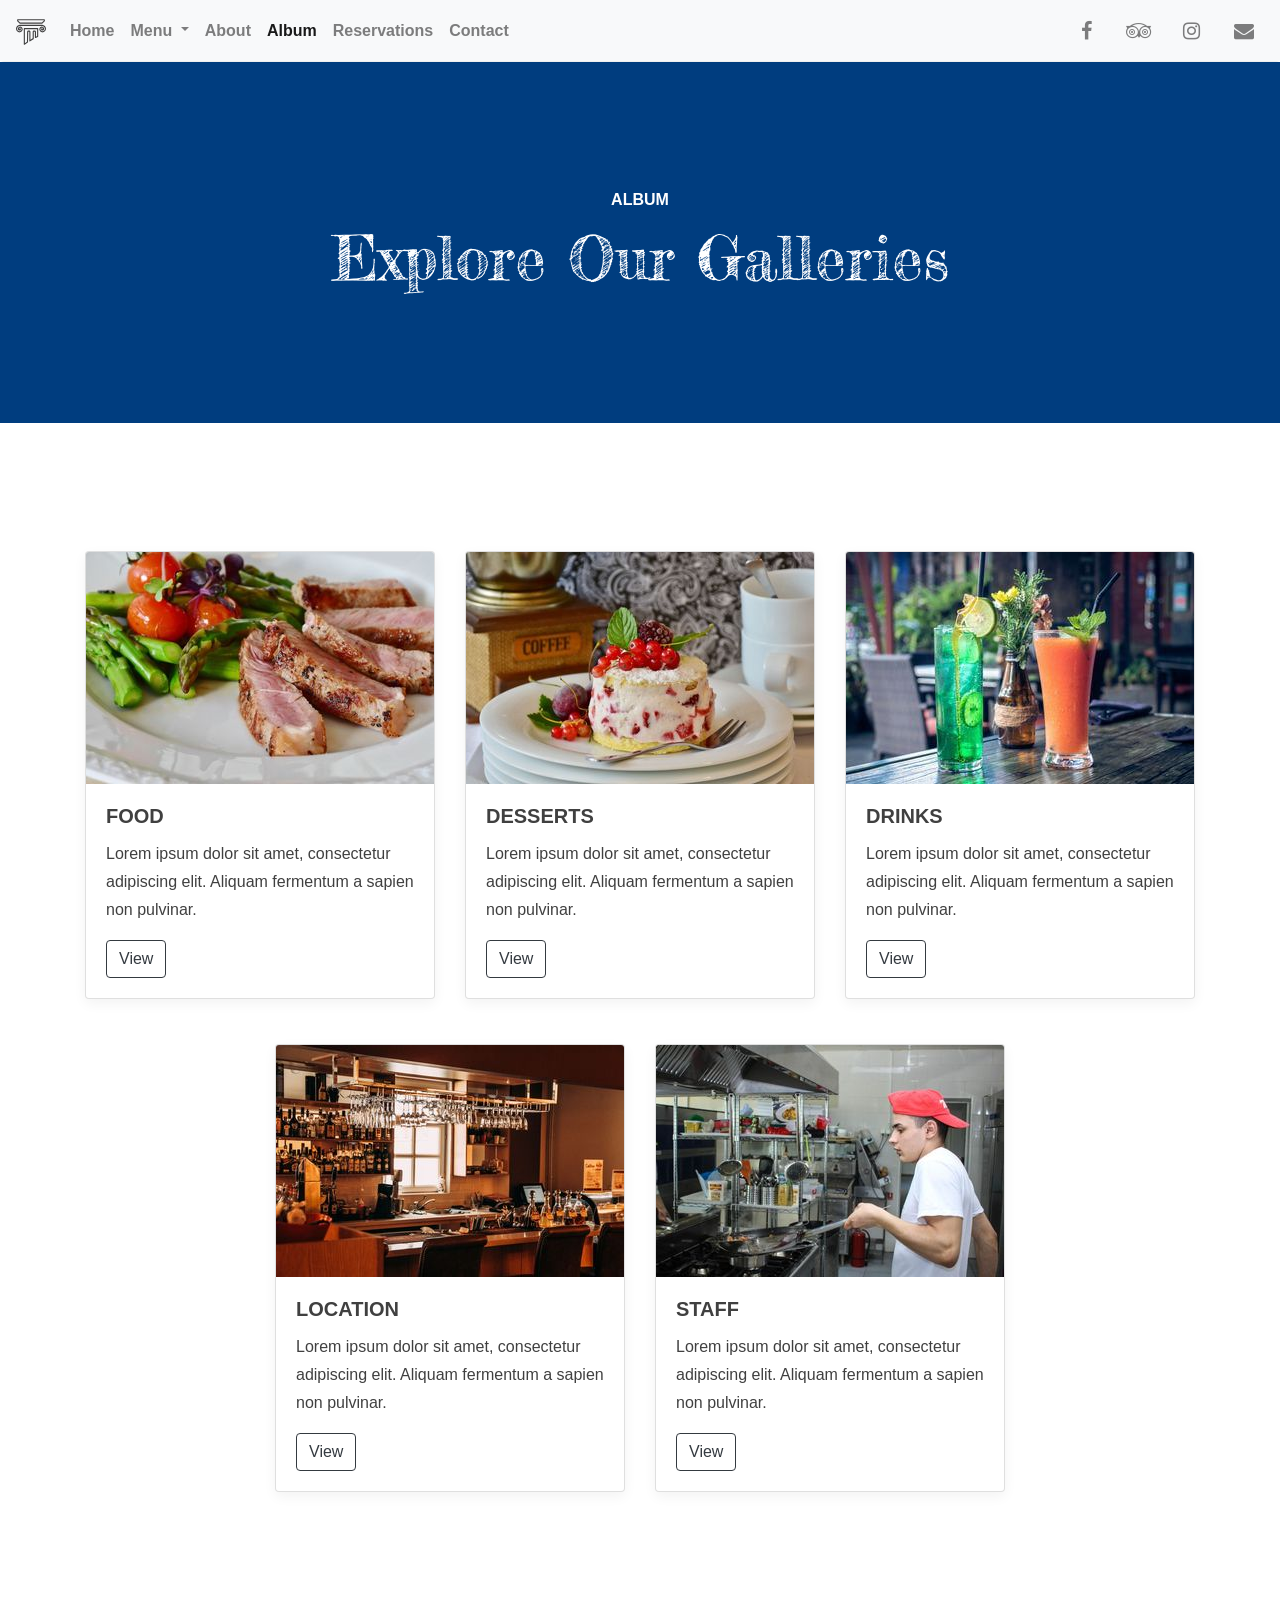
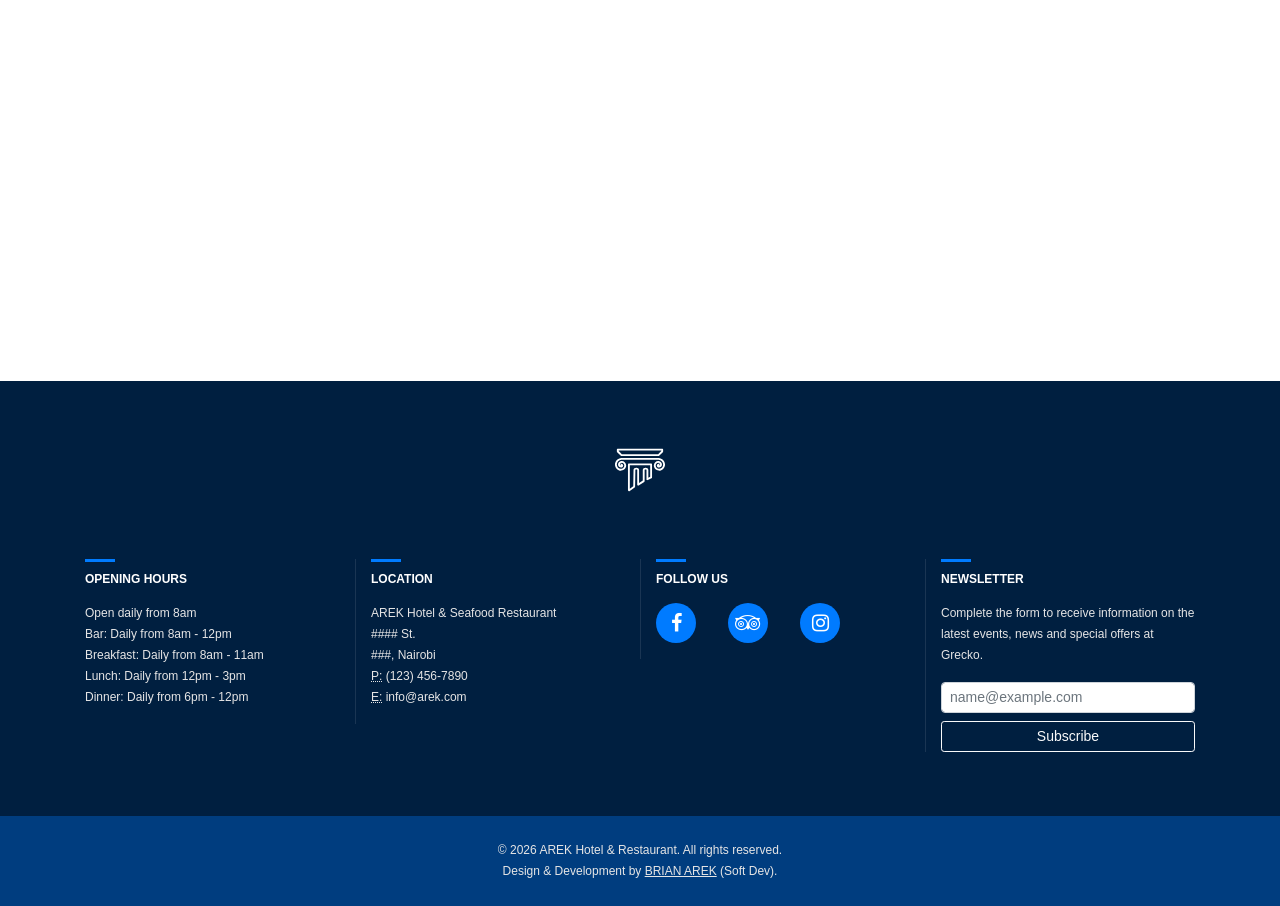
<file: pages/album.html>
<!doctype html>
<html lang="en">
  <head>
    <!-- Required meta tags -->
    <meta charset="utf-8">
    <meta name="viewport" content="width=device-width, initial-scale=1, shrink-to-fit=no">
    <title>AREK HOTEL &amp; Restaurant | Album</title>
    <!-- Web app manifest -->
    <link rel='manifest' href='../manifest.json'>
    <!-- Font Awesome -->
    <link rel="stylesheet" href="https://cdnjs.cloudflare.com/ajax/libs/font-awesome/4.7.0/css/font-awesome.min.css">
    <!-- Google Fonts -->
    <link href="https://fonts.googleapis.com/css?family=Fredericka+the+Great" rel="stylesheet">
    <!-- Bootstrap -->
    <link rel="stylesheet" href="../css/bootstrap.css">
    <!-- Animate.css -->
    <link rel="stylesheet" href="../css/animate.css">
    <!-- Default stylesheet -->
    <link rel="stylesheet" href="../css/main.css">
  </head>
  <body id="top">
    <header>
      <!-- NAVBAR -->
      <nav class="navbar navbar-expand-lg navbar-light bg-light fixed-top">
        <a class="navbar-brand animated pulse" href="../index.html">
          <img src="../media/brand/logo-dark.svg" width="30" height="30" alt="Logo">
        </a>
        <button class="navbar-toggler" type="button" data-toggle="collapse" data-target="#navbarNav" aria-controls="navbarNav" aria-expanded="false" aria-label="Toggle navigation">
          <span class="navbar-toggler-icon"></span>
        </button>
        <div class="collapse navbar-collapse text-center" id="navbarNav">
          <ul class="navbar-nav">
            <li class="nav-item">
              <a class="nav-link" href="../index.html">Home <span class="sr-only">(current)</span></a>
            </li>
            <li class="nav-item dropdown">
              <a class="nav-link dropdown-toggle" href="food.html" id="navbarDropdown" role="button" data-toggle="dropdown" aria-haspopup="true" aria-expanded="false">
                Menu
              </a>
              <div class="dropdown-menu text-center text-lg-left" aria-labelledby="navbarDropdown">
                <a class="dropdown-item" href="food.html">Food</a>
                <a class="dropdown-item" href="desserts.html">Desserts</a>
                <a class="dropdown-item" href="drinks.html">Drinks</a>
              </div>
            </li>
            <li class="nav-item">
              <a class="nav-link" href="about.html">About</a>
            </li>
            <li class="nav-item active">
              <a class="nav-link" href="album.html">Album</a>
            </li>
            <li class="nav-item">
              <a class="nav-link" href="reservations.html">Reservations</a>
            </li>
            <li class="nav-item">
              <a class="nav-link" href="contact.html">Contact</a>
            </li>
          </ul>
          <div class="ml-auto">
            <a class="nav-social mr-2" href="#"><i class="fa fa-facebook" aria-hidden="true"></i></a>
            <a class="nav-social mr-2" href="#"><i class="fa fa-tripadvisor" aria-hidden="true"></i></a>
            <a class="nav-social mr-2" href="#"><i class="fa fa-instagram" aria-hidden="true"></i></a>
            <a class="nav-social" href="#"><i class="fa fa-envelope" aria-hidden="true"></i></a>
          </div>
        </div>
      </nav>
    </header>
    <main>

      <!-- ALBUM DESCRIPTION -->
      <div class="album-description container-fluid text-white">
        <h1 id="title-1" class="special-title-1">ALBUM</h1>
        <h2 id="title-2" class="special-title-2">Explore Our Galleries</h2>
      </div>

      <!-- ALBUM CONTENT -->
      <div class="album-content">
        <div class="container">
          <div class="row">
            <div id="card-food" class="col-md-4">
              <div class="card box-shadow">
                <img class="card-img-top" src="../media/album/album-food@1x.jpg" srcset="../media/album/album-food@1x.jpg 1x, ../media/album/album-food@2x.jpg 2x, ../media/album/album-food@3x.jpg 3x, ../media/album/album-food@4x.jpg 4x" alt="Food image">
                <div class="card-body">
                  <h5 class="card-title font-weight-bold">FOOD</h5>
                  <p class="card-text">
                    Lorem ipsum dolor sit amet, consectetur adipiscing elit. 
                    Aliquam fermentum a sapien non pulvinar. 
                  </p>
                  <a href="gallery-food.html" class="btn btn-outline-dark" role="button">View</a>
                </div>
              </div>
            </div>
            <div id="card-desserts" class="col-md-4">
              <div class="card box-shadow">
                <img class="card-img-top" src="../media/album/album-desserts@1x.jpg" srcset="../media/album/album-desserts@1x.jpg 1x, ../media/album/album-desserts@2x.jpg 2x, ../media/album/album-desserts@3x.jpg 3x, ../media/album/album-desserts@4x.jpg 4x" alt="Dessert image">
                <div class="card-body">
                  <h5 class="card-title font-weight-bold">DESSERTS</h5>
                  <p class="card-text">
                    Lorem ipsum dolor sit amet, consectetur adipiscing elit. 
                    Aliquam fermentum a sapien non pulvinar. 
                  </p>
                  <a href="gallery-desserts.html" class="btn btn-outline-dark" role="button">View</a>
                </div>
              </div>
            </div>
            <div id="card-drinks" class="col-md-4">
              <div class="card box-shadow">
                <img class="card-img-top" src="../media/album/album-drinks@1x.jpg" srcset="../media/album/album-drinks@1x.jpg 1x, ../media/album/album-drinks@2x.jpg 2x, ../media/album/album-drinks@3x.jpg 3x, ../media/album/album-drinks@4x.jpg 4x" alt="Drink image">
                <div class="card-body">
                  <h5 class="card-title font-weight-bold">DRINKS</h5>
                  <p class="card-text">
                    Lorem ipsum dolor sit amet, consectetur adipiscing elit. 
                    Aliquam fermentum a sapien non pulvinar. 
                  </p>
                  <a href="gallery-drinks.html" class="btn btn-outline-dark" role="button">View</a>
                </div>
              </div>
            </div>
          </div>
          <div class="row d-flex justify-content-center">
            <div id="card-location" class="col-md-4">
              <div class="card box-shadow">
                <img class="card-img-top" src="../media/album/album-location@1x.jpg" srcset="../media/album/album-location@1x.jpg 1x, ../media/album/album-location@2x.jpg 2x, ../media/album/album-location@3x.jpg 3x, ../media/album/album-location@4x.jpg 4x" alt="Location image">
                <div class="card-body">
                  <h5 class="card-title font-weight-bold">LOCATION</h5>
                  <p class="card-text">
                    Lorem ipsum dolor sit amet, consectetur adipiscing elit. 
                    Aliquam fermentum a sapien non pulvinar. 
                  </p>
                  <a href="gallery-location.html" class="btn btn-outline-dark" role="button">View</a>
                </div>
              </div>
            </div>
            <div id="card-staff" class="col-md-4">
              <div class="card box-shadow">
                <img class="card-img-top" src="../media/album/album-staff@1x.jpg" srcset="../media/album/album-staff@1x.jpg 1x, ../media/album/album-staff@2x.jpg 2x, ../media/album/album-staff@3x.jpg 3x, ../media/album/album-staff@4x.jpg 4x" alt="Staff image">
                <div class="card-body">
                  <h5 class="card-title font-weight-bold">STAFF</h5>
                  <p class="card-text">
                    Lorem ipsum dolor sit amet, consectetur adipiscing elit. 
                    Aliquam fermentum a sapien non pulvinar. 
                  </p>
                  <a href="gallery-staff.html" class="btn btn-outline-dark" role="button">View</a>
                </div>
              </div>
            </div>
          </div>
        </div>
      </div>

      <!-- GOOGLE MAP -->
      <div id="googleMapContainer" class="homepage-google-map">
        <iframe title="Our location on Google My Maps" class="google-map" src="https://www.google.com/maps/d/embed?mid=1YihUagJV98aTSoPRpalSyqRjTVhaFv5E&hl=en"></iframe>
      </div>
          
    </main>

    <footer class="page-footer">
      <div class="container">
        <a class="navbar-brand animated pulse d-block text-center m-0 p-0" href="#">
          <img src="../media/brand/logo-light.svg" width="50" height="50" alt="Logo">
        </a>
        <div class="row">
          <div class="col-md-3">
            <h5 class="page-footer-title">OPENING HOURS</h5>
            <p class="mb-0">Open daily from 8am</p> 
            <p class="mb-0">Bar: Daily from 8am - 12pm</p> 
            <p class="mb-0">Breakfast: Daily from 8am - 11am</p> 
            <p class="mb-0">Lunch: Daily from 12pm - 3pm</p>
            <p>Dinner: Daily from 6pm - 12pm</p>
          </div>
          <div class="col-md-3 h-100 border-left-custom">
            <h5 class="page-footer-title mt-3 mt-md-0">LOCATION</h5>
            <address>
              AREK Hotel &amp; Seafood Restaurant<br>
              #### St.<br>
              ###, Nairobi<br>
              <abbr title="Phone">P:</abbr> (123) 456-7890<br>
              <abbr title="Email">E:</abbr> info@arek.com
            </address>
          </div>
          <div class="col-md-3 h-100 border-left-custom">
            <h5 class="page-footer-title mt-3 mt-md-0">FOLLOW US</h5>
            <div class="mb-3">
              <a class="footer-social" href="#" aria-label="facebook"><i class="fa fa-facebook" aria-hidden="true"></i></a>
              <a class="footer-social" href="#" aria-label="tripadvisor"><i class="fa fa-tripadvisor" aria-hidden="true"></i></a>
              <a class="footer-social" href="#" aria-label="instagram"><i class="fa fa-instagram" aria-hidden="true"></i></a>
            </div>
          </div>
          <div class="col-md-3 h-100 border-left-custom">
            <h5 class="page-footer-title mt-3 mt-md-0">NEWSLETTER</h5>
            <p>
              Complete the form to receive information on the latest events,
              news and special offers at Grecko.
            </p>
            <form id="newsletter-form">
              <label class="sr-only" for="formEmail">Email</label>
              <input type="email" class="form-control form-control-sm rounded" id="formEmail" placeholder="name@example.com">
              <button type="submit" class="btn btn-sm btn-outline-light btn-block mt-2">Subscribe</button>
            </form>
          </div>
        </div>
      </div>
      <div class="page-footer-copyright container-fluid text-center">
        &copy; <script type="text/javascript">var year = new Date();document.write(year.getFullYear());</script> AREK Hotel &amp; Restaurant. All rights reserved.<br>
          Design &amp; Development by <a href="https://brianportfolio.lighttravelandtour.com/">BRIAN AREK</a> (Soft Dev).
        </div>
      </footer>
    <a id="back-to-top" class="back-to-top smooth-scroll" href="#top">
      <i class="fa fa-long-arrow-up" aria-hidden="true"></i>
    </a>
    <!-- jQuery -->
    <script
      src="https://code.jquery.com/jquery-3.3.1.min.js"
      integrity="sha256-FgpCb/KJQlLNfOu91ta32o/NMZxltwRo8QtmkMRdAu8="
      crossorigin="anonymous">
    </script>
    <!-- Bootstrap -->
    <script 
      src="https://maxcdn.bootstrapcdn.com/bootstrap/4.0.0/js/bootstrap.min.js" 
      integrity="sha384-JZR6Spejh4U02d8jOt6vLEHfe/JQGiRRSQQxSfFWpi1MquVdAyjUar5+76PVCmYl" 
      crossorigin="anonymous">
    </script>
    <script src="../js/site.js"></script>
    <script src="../js/album-animations.js"></script>
  </body>
</html>
</file>
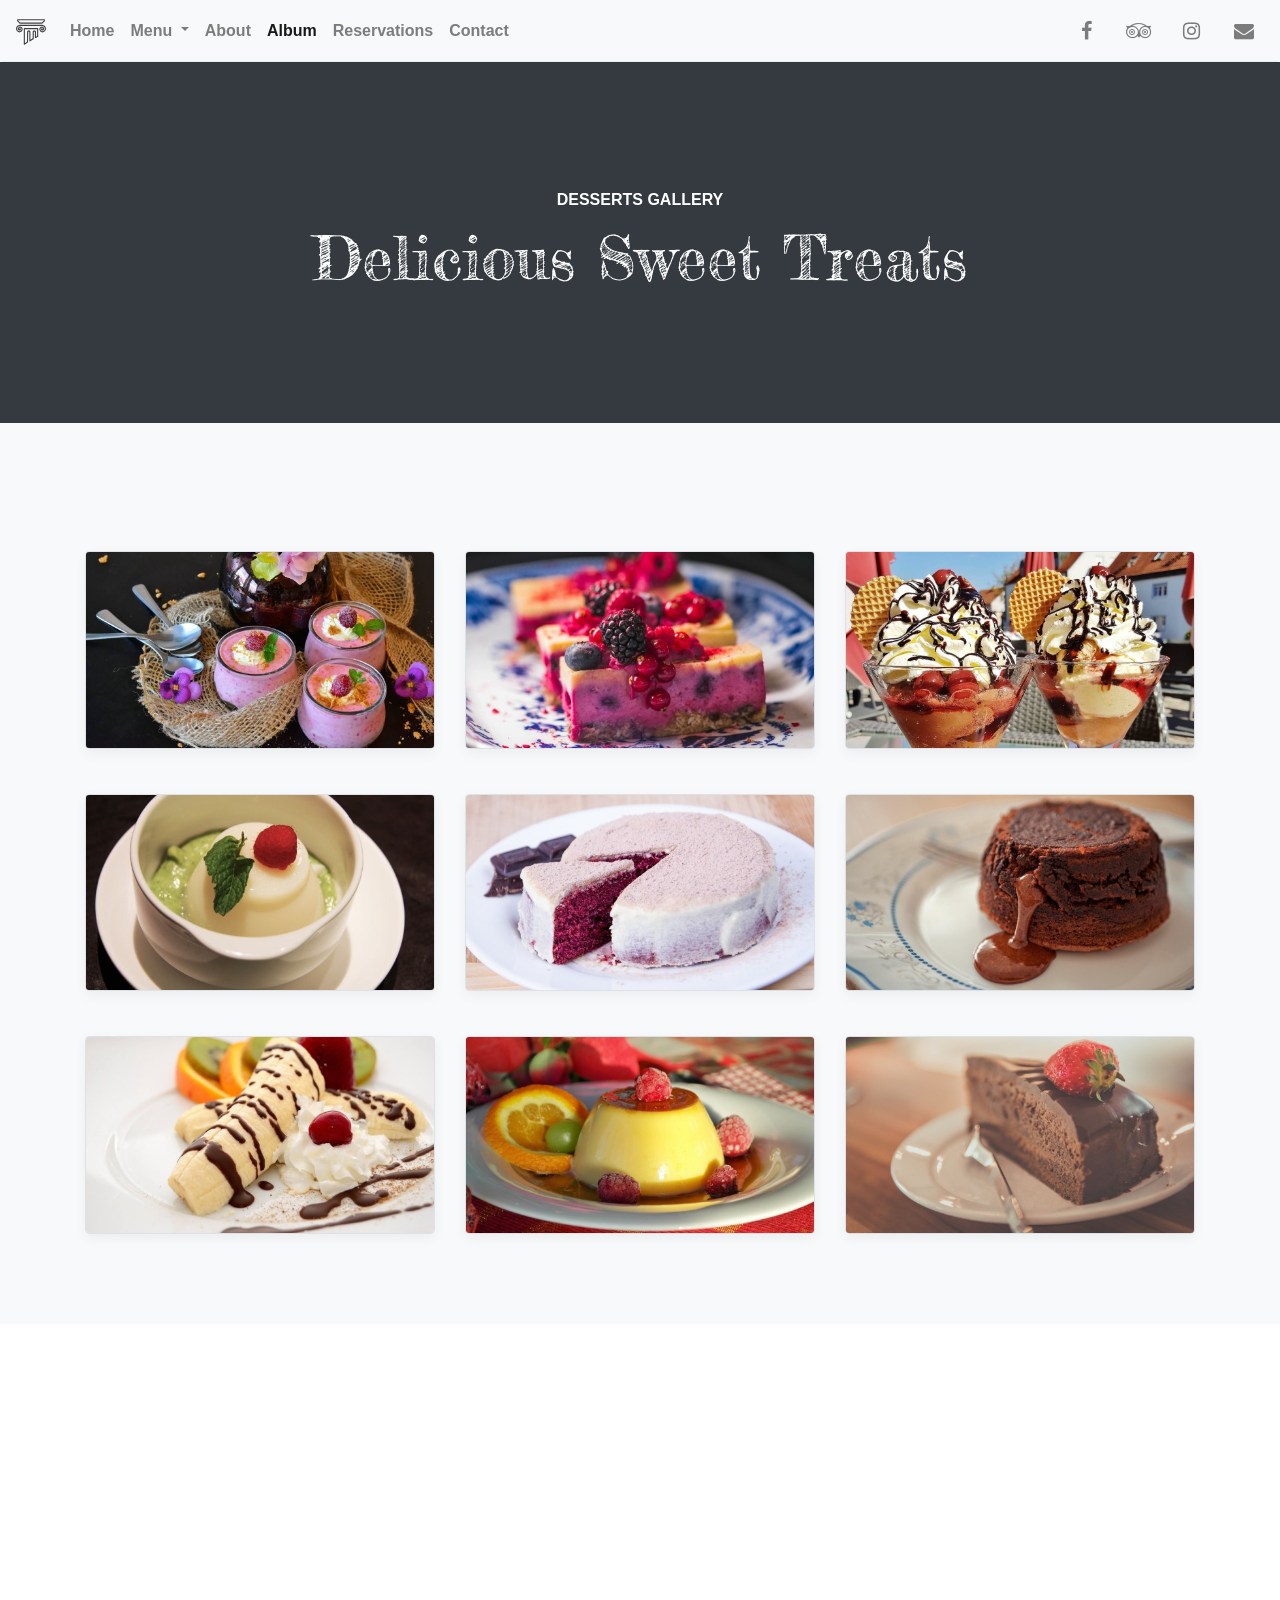
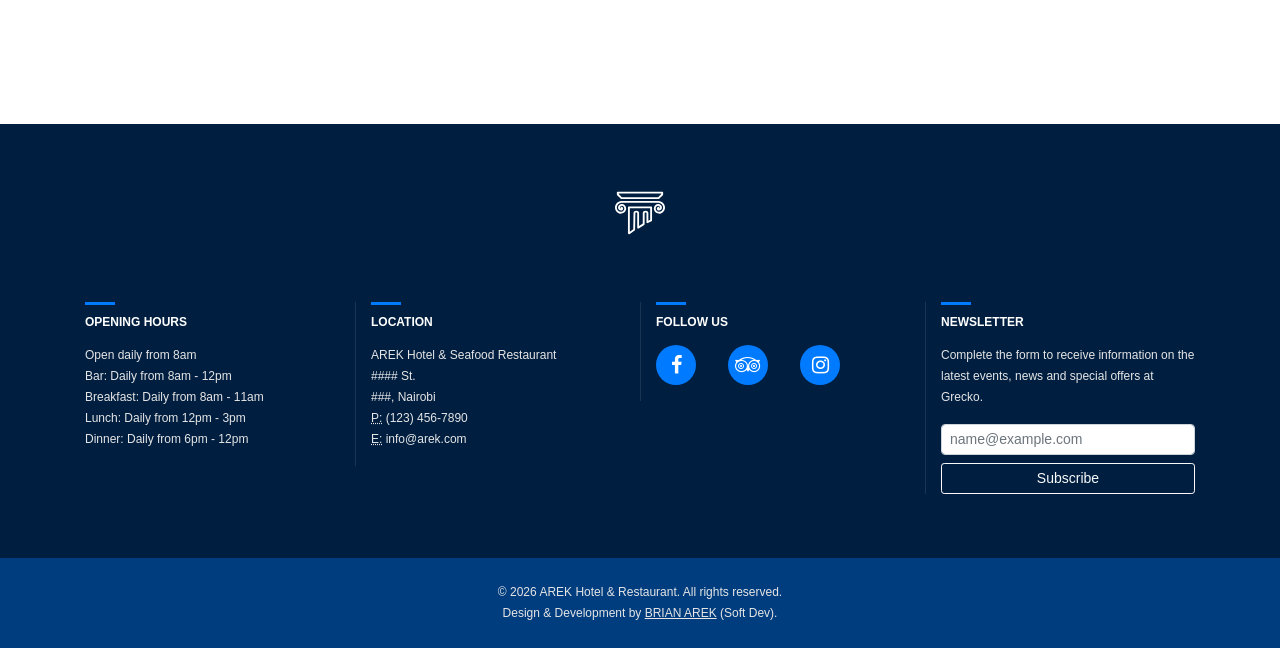
<file: pages/gallery-desserts.html>
<!doctype html>
<html lang="en">
  <head>
    <!-- Required meta tags -->
    <meta charset="utf-8">
    <meta name="viewport" content="width=device-width, initial-scale=1, shrink-to-fit=no">
    <title>AREK HOTEL &amp; Restaurant | Galleries</title>
    <!-- Web app manifest -->
    <link rel='manifest' href='../manifest.json'>
    <!-- Font Awesome -->
    <link rel="stylesheet" href="https://cdnjs.cloudflare.com/ajax/libs/font-awesome/4.7.0/css/font-awesome.min.css">
    <!-- Google Fonts -->
    <link href="https://fonts.googleapis.com/css?family=Fredericka+the+Great" rel="stylesheet">
    <!-- Bootstrap -->
    <link rel="stylesheet" href="../css/bootstrap.css">
    <!-- Animate.css -->
    <link rel="stylesheet" href="../css/animate.css">
    <!-- Default stylesheet -->
    <link rel="stylesheet" href="../css/main.css">
  </head>
  <body id="top">
    <header>
      <!-- NAVBAR -->
      <nav class="navbar navbar-expand-lg navbar-light bg-light fixed-top">
        <a class="navbar-brand animated pulse" href="../index.html">
          <img src="../media/brand/logo-dark.svg" width="30" height="30" alt="Logo">
        </a>
        <button class="navbar-toggler" type="button" data-toggle="collapse" data-target="#navbarNav" aria-controls="navbarNav" aria-expanded="false" aria-label="Toggle navigation">
          <span class="navbar-toggler-icon"></span>
        </button>
        <div class="collapse navbar-collapse text-center" id="navbarNav">
          <ul class="navbar-nav">
            <li class="nav-item">
              <a class="nav-link" href="../index.html">Home <span class="sr-only">(current)</span></a>
            </li>
            <li class="nav-item dropdown">
              <a class="nav-link dropdown-toggle" href="food.html" id="navbarDropdown" role="button" data-toggle="dropdown" aria-haspopup="true" aria-expanded="false">
                Menu
              </a>
              <div class="dropdown-menu text-center text-lg-left" aria-labelledby="navbarDropdown">
                <a class="dropdown-item" href="food.html">Food</a>
                <a class="dropdown-item" href="desserts.html">Desserts</a>
                <a class="dropdown-item" href="drinks.html">Drinks</a>
              </div>
            </li>
            <li class="nav-item">
              <a class="nav-link" href="about.html">About</a>
            </li>
            <li class="nav-item active">
              <a class="nav-link" href="album.html">Album</a>
            </li>
            <li class="nav-item">
              <a class="nav-link" href="reservations.html">Reservations</a>
            </li>
            <li class="nav-item">
              <a class="nav-link" href="contact.html">Contact</a>
            </li>
          </ul>
          <div class="ml-auto">
            <a class="nav-social mr-2" href="#"><i class="fa fa-facebook" aria-hidden="true"></i></a>
            <a class="nav-social mr-2" href="#"><i class="fa fa-tripadvisor" aria-hidden="true"></i></a>
            <a class="nav-social mr-2" href="#"><i class="fa fa-instagram" aria-hidden="true"></i></a>
            <a class="nav-social" href="#"><i class="fa fa-envelope" aria-hidden="true"></i></a>
          </div>
        </div>
      </nav>
    </header>
    <main>

      <!-- GALLERY DESCRIPTION -->
      <div class="gallery-description container-fluid bg-dark text-white">
        <h1 id="title-1" class="special-title-1">DESSERTS GALLERY</h1>
        <h2 id="title-2" class="special-title-2">Delicious Sweet Treats</h2>
      </div>

      <!-- GALLERY LIGHTBOX -->
      <div id="lightbox" class="lightbox">
        <label id="close">✖</label>
        <div class="lightbox-content">
          <div id="galleryCarousel" class="carousel slide" data-ride="carousel">
            <div class="carousel-inner">
              <div class="carousel-item active">
                <img class="d-block w-100" src="../media/galleries/3x/gallery-desserts-1.jpg" alt="First slide">
              </div>
              <div class="carousel-item">
                <img class="d-block w-100" src="../media/galleries/3x/gallery-desserts-2.jpg" alt="Second slide">
              </div>
              <div class="carousel-item">
                <img class="d-block w-100" src="../media/galleries/3x/gallery-desserts-3.jpg" alt="Third slide">
              </div>
              <div class="carousel-item">
                <img class="d-block w-100" src="../media/galleries/3x/gallery-desserts-4.jpg" alt="Fourth slide">
              </div>
              <div class="carousel-item">
                <img class="d-block w-100" src="../media/galleries/3x/gallery-desserts-5.jpg" alt="Fifth slide">
              </div>
              <div class="carousel-item">
                <img class="d-block w-100" src="../media/galleries/3x/gallery-desserts-6.jpg" alt="Sixth slide">
              </div>
              <div class="carousel-item">
                <img class="d-block w-100" src="../media/galleries/3x/gallery-desserts-7.jpg" alt="Seventh slide">
              </div>
              <div class="carousel-item">
                <img class="d-block w-100" src="../media/galleries/3x/gallery-desserts-8.jpg" alt="Eighth slide">
              </div>
              <div class="carousel-item">
                <img class="d-block w-100" src="../media/galleries/3x/gallery-desserts-9.jpg" alt="Ninth slide">
              </div>
            </div>
            <a class="carousel-control-prev" href="#galleryCarousel" role="button" data-slide="prev">
              <span class="carousel-control-prev-icon" aria-hidden="true"></span>
              <span class="sr-only">Previous</span>
            </a>
            <a class="carousel-control-next" href="#galleryCarousel" role="button" data-slide="next">
              <span class="carousel-control-next-icon" aria-hidden="true"></span>
              <span class="sr-only">Next</span>
            </a>
          </div>
        </div>
      </div>

      <!-- GALLERY THUMBNAILS -->
      <div id="gallery-thumbnails" class="gallery-thumbnails bg-light">
        <div class="container">
          <div class="row">
            <div class="gallery-item col-md-4">
              <a href="#" data-slide-number="0">
                <img class="img-fluid rounded box-shadow border" src="../media/galleries/1x/gallery-desserts-1.jpg" srcset="../media/galleries/1x/gallery-desserts-1.jpg 1x, ../media/galleries/2x/gallery-desserts-1.jpg 2x, ../media/galleries/3x/gallery-desserts-1.jpg 3x" draggable="false" alt="Dessert">
              </a>
            </div>
            <div class="gallery-item col-md-4">
              <a href="#" data-slide-number="1">
                <img class="img-fluid rounded box-shadow border" src="../media/galleries/1x/gallery-desserts-2.jpg" srcset="../media/galleries/1x/gallery-desserts-2.jpg 1x, ../media/galleries/2x/gallery-desserts-2.jpg 2x, ../media/galleries/3x/gallery-desserts-2.jpg 3x" draggable="false" alt="Dessert">
              </a>
            </div>
            <div class="gallery-item col-md-4">
              <a href="#" data-slide-number="2">
                <img class="img-fluid rounded box-shadow border" src="../media/galleries/1x/gallery-desserts-3.jpg" srcset="../media/galleries/1x/gallery-desserts-3.jpg 1x, ../media/galleries/2x/gallery-desserts-3.jpg 2x, ../media/galleries/3x/gallery-desserts-3.jpg 3x" draggable="false" alt="Dessert">
              </a>
            </div>
            <div class="gallery-item col-md-4">
              <a href="#" data-slide-number="3">
                <img class="img-fluid rounded box-shadow border" src="../media/galleries/1x/gallery-desserts-4.jpg" srcset="../media/galleries/1x/gallery-desserts-4.jpg 1x, ../media/galleries/2x/gallery-desserts-4.jpg 2x, ../media/galleries/3x/gallery-desserts-4.jpg 3x" draggable="false" alt="Dessert">
              </a>
            </div>
            <div class="gallery-item col-md-4">
              <a href="#" data-slide-number="4">
                <img class="img-fluid rounded box-shadow border" src="../media/galleries/1x/gallery-desserts-5.jpg" srcset="../media/galleries/1x/gallery-desserts-5.jpg 1x, ../media/galleries/2x/gallery-desserts-5.jpg 2x, ../media/galleries/3x/gallery-desserts-5.jpg 3x" draggable="false" alt="Dessert">
              </a>
            </div>
            <div class="gallery-item col-md-4">
              <a href="#" data-slide-number="5">
                <img class="img-fluid rounded box-shadow border" src="../media/galleries/1x/gallery-desserts-6.jpg" srcset="../media/galleries/1x/gallery-desserts-6.jpg 1x, ../media/galleries/2x/gallery-desserts-6.jpg 2x, ../media/galleries/3x/gallery-desserts-6.jpg 3x" draggable="false" alt="Dessert">
              </a>
            </div>
            <div class="gallery-item col-md-4">
              <a href="#" data-slide-number="6">
                <img class="img-fluid rounded box-shadow border" src="../media/galleries/1x/gallery-desserts-7.jpg" srcset="../media/galleries/1x/gallery-desserts-7.jpg 1x, ../media/galleries/2x/gallery-desserts-7.jpg 2x, ../media/galleries/3x/gallery-desserts-7.jpg 3x" draggable="false" alt="Dessert">
              </a>
            </div>
            <div class="gallery-item col-md-4">
              <a href="#" data-slide-number="7">
                <img class="img-fluid rounded box-shadow border" src="../media/galleries/1x/gallery-desserts-8.jpg" srcset="../media/galleries/1x/gallery-desserts-8.jpg 1x, ../media/galleries/2x/gallery-desserts-8.jpg 2x, ../media/galleries/3x/gallery-desserts-8.jpg 3x" draggable="false" alt="Dessert">
              </a>
            </div>
            <div class="gallery-item col-md-4">
              <a href="#" data-slide-number="8">
                <img class="img-fluid rounded box-shadow border" src="../media/galleries/1x/gallery-desserts-9.jpg" srcset="../media/galleries/1x/gallery-desserts-9.jpg 1x, ../media/galleries/2x/gallery-desserts-9.jpg 2x, ../media/galleries/3x/gallery-desserts-9.jpg 3x" draggable="false" alt="Dessert">
              </a>
            </div>
          </div>
        </div>
      </div>
      
      <!-- GOOGLE MAP -->
      <div id="googleMapContainer" class="homepage-google-map">
        <iframe title="Our location on Google My Maps" class="google-map" src="https://www.google.com/maps/d/embed?mid=1YihUagJV98aTSoPRpalSyqRjTVhaFv5E&hl=en"></iframe>
      </div>

    </main>

    <footer class="page-footer">
      <div class="container">
        <a class="navbar-brand animated pulse d-block text-center m-0 p-0" href="#">
          <img src="../media/brand/logo-light.svg" width="50" height="50" alt="Logo">
        </a>
        <div class="row">
          <div class="col-md-3">
            <h5 class="page-footer-title">OPENING HOURS</h5>
            <p class="mb-0">Open daily from 8am</p> 
            <p class="mb-0">Bar: Daily from 8am - 12pm</p> 
            <p class="mb-0">Breakfast: Daily from 8am - 11am</p> 
            <p class="mb-0">Lunch: Daily from 12pm - 3pm</p>
            <p>Dinner: Daily from 6pm - 12pm</p>
          </div>
          <div class="col-md-3 h-100 border-left-custom">
            <h5 class="page-footer-title mt-3 mt-md-0">LOCATION</h5>
            <address>
              AREK Hotel &amp; Seafood Restaurant<br>
              #### St.<br>
              ###, Nairobi<br>
              <abbr title="Phone">P:</abbr> (123) 456-7890<br>
              <abbr title="Email">E:</abbr> info@arek.com
            </address>
          </div>
          <div class="col-md-3 h-100 border-left-custom">
            <h5 class="page-footer-title mt-3 mt-md-0">FOLLOW US</h5>
            <div class="mb-3">
              <a class="footer-social" href="#" aria-label="facebook"><i class="fa fa-facebook" aria-hidden="true"></i></a>
              <a class="footer-social" href="#" aria-label="tripadvisor"><i class="fa fa-tripadvisor" aria-hidden="true"></i></a>
              <a class="footer-social" href="#" aria-label="instagram"><i class="fa fa-instagram" aria-hidden="true"></i></a>
            </div>
          </div>
          <div class="col-md-3 h-100 border-left-custom">
            <h5 class="page-footer-title mt-3 mt-md-0">NEWSLETTER</h5>
            <p>
              Complete the form to receive information on the latest events,
              news and special offers at Grecko.
            </p>
            <form id="newsletter-form">
              <label class="sr-only" for="formEmail">Email</label>
              <input type="email" class="form-control form-control-sm rounded" id="formEmail" placeholder="name@example.com">
              <button type="submit" class="btn btn-sm btn-outline-light btn-block mt-2">Subscribe</button>
            </form>
          </div>
        </div>
      </div>
      <div class="page-footer-copyright container-fluid text-center">
        &copy; <script type="text/javascript">var year = new Date();document.write(year.getFullYear());</script> AREK Hotel &amp; Restaurant. All rights reserved.<br>
          Design &amp; Development by <a href="https://brianportfolio.lighttravelandtour.com/">BRIAN AREK</a> (Soft Dev).
        </div>
      </footer>
    <a id="back-to-top" class="back-to-top smooth-scroll" href="#top">
      <i class="fa fa-long-arrow-up" aria-hidden="true"></i>
    </a>
    <!-- jQuery -->
    <script
      src="https://code.jquery.com/jquery-3.3.1.min.js"
      integrity="sha256-FgpCb/KJQlLNfOu91ta32o/NMZxltwRo8QtmkMRdAu8="
      crossorigin="anonymous">
    </script>
    <!-- Bootstrap -->
    <script 
      src="https://maxcdn.bootstrapcdn.com/bootstrap/4.0.0/js/bootstrap.min.js" 
      integrity="sha384-JZR6Spejh4U02d8jOt6vLEHfe/JQGiRRSQQxSfFWpi1MquVdAyjUar5+76PVCmYl" 
      crossorigin="anonymous">
    </script>
    <!-- Lightbox -->
    <script>
      // Prevent carousel from automatically cycle
      KSH ('#galleryCarousel').carousel({
        interval: false
      });
      var lightbox = false;
      KSH ( "#gallery-thumbnails" ).on( "click", "a", function( event ) {
        event.preventDefault();
        if (lightbox === false) {
          lightbox = true;
          var slideNumber = KSH (this).attr("data-slide-number");
          KSH ('#galleryCarousel').carousel(Number(slideNumber)); // Open particular carousel frame
          KSH ("#lightbox").show();
        }
      });
      KSH ("#close").click(function() {
        if (lightbox === true) {
          lightbox = false;
          KSH ("#lightbox").hide();
        }
      });
    </script>
    <script src="../js/site.js"></script>
    <script src="../js/gallery-animations.js"></script>
  </body>
</html>
</file>
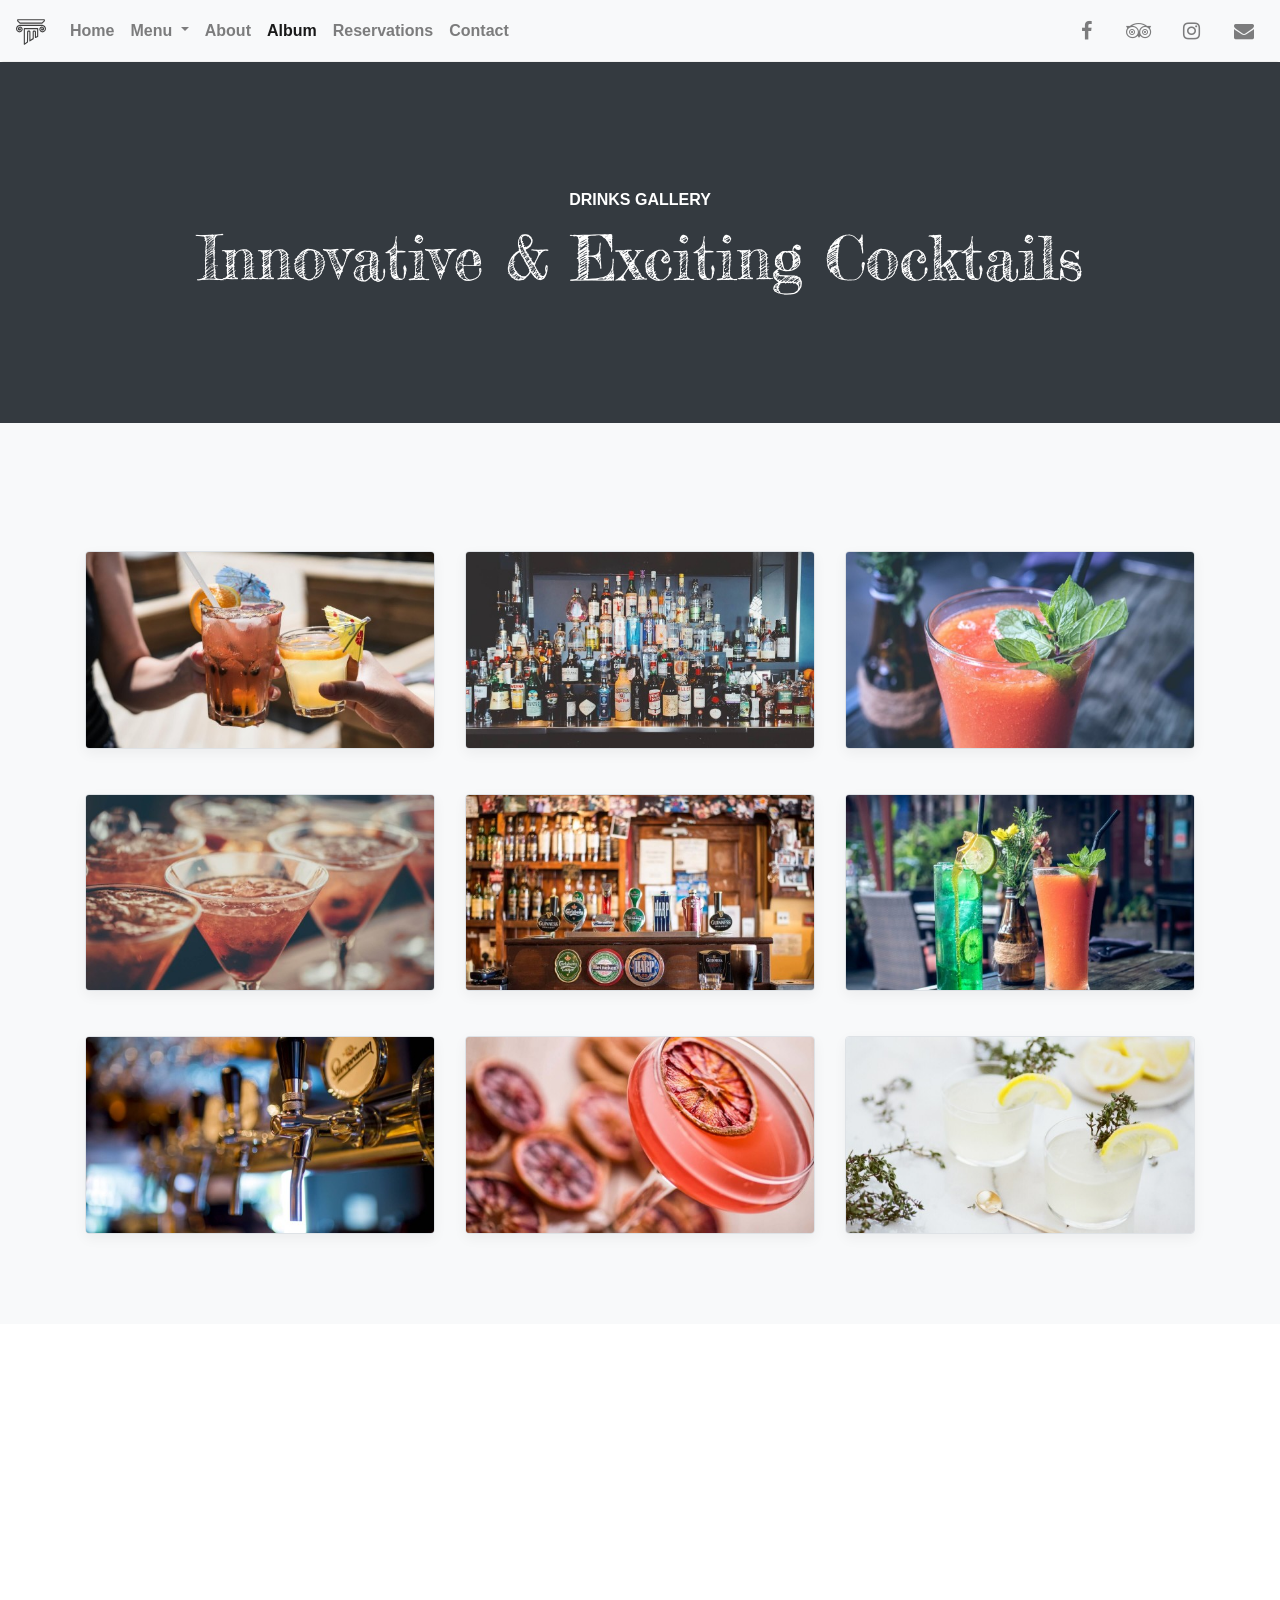
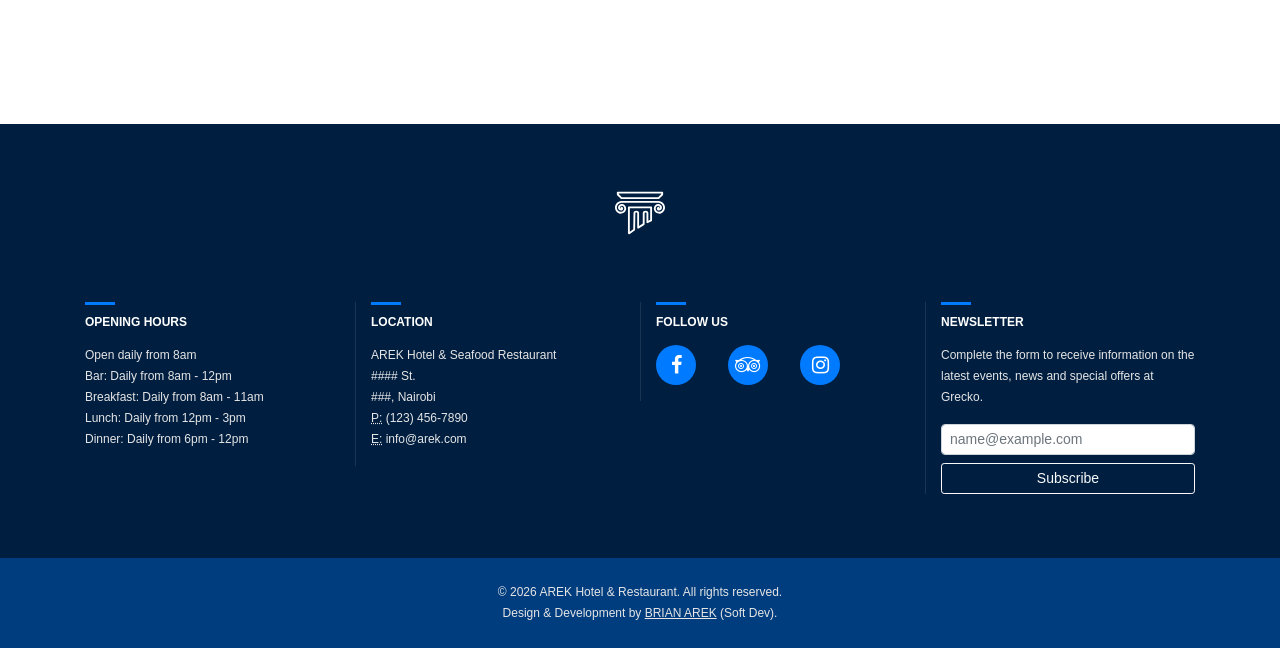
<file: pages/gallery-drinks.html>
<!doctype html>
<html lang="en">
  <head>
    <!-- Required meta tags -->
    <meta charset="utf-8">
    <meta name="viewport" content="width=device-width, initial-scale=1, shrink-to-fit=no">
    <title>AREK HOTEL &amp; Restaurant | Galleries</title>
    <!-- Web app manifest -->
    <link rel='manifest' href='../manifest.json'>
    <!-- Font Awesome -->
    <link rel="stylesheet" href="https://cdnjs.cloudflare.com/ajax/libs/font-awesome/4.7.0/css/font-awesome.min.css">
    <!-- Google Fonts -->
    <link href="https://fonts.googleapis.com/css?family=Fredericka+the+Great" rel="stylesheet">
    <!-- Bootstrap -->
    <link rel="stylesheet" href="../css/bootstrap.css">
    <!-- Animate.css -->
    <link rel="stylesheet" href="../css/animate.css">
    <!-- Default stylesheet -->
    <link rel="stylesheet" href="../css/main.css">
  </head>
  <body id="top">
    <header>
      <!-- NAVBAR -->
      <nav class="navbar navbar-expand-lg navbar-light bg-light fixed-top">
        <a class="navbar-brand animated pulse" href="../index.html">
          <img src="../media/brand/logo-dark.svg" width="30" height="30" alt="Logo">
        </a>
        <button class="navbar-toggler" type="button" data-toggle="collapse" data-target="#navbarNav" aria-controls="navbarNav" aria-expanded="false" aria-label="Toggle navigation">
          <span class="navbar-toggler-icon"></span>
        </button>
        <div class="collapse navbar-collapse text-center" id="navbarNav">
          <ul class="navbar-nav">
            <li class="nav-item">
              <a class="nav-link" href="../index.html">Home <span class="sr-only">(current)</span></a>
            </li>
            <li class="nav-item dropdown">
              <a class="nav-link dropdown-toggle" href="food.html" id="navbarDropdown" role="button" data-toggle="dropdown" aria-haspopup="true" aria-expanded="false">
                Menu
              </a>
              <div class="dropdown-menu text-center text-lg-left" aria-labelledby="navbarDropdown">
                <a class="dropdown-item" href="food.html">Food</a>
                <a class="dropdown-item" href="desserts.html">Desserts</a>
                <a class="dropdown-item" href="drinks.html">Drinks</a>
              </div>
            </li>
            <li class="nav-item">
              <a class="nav-link" href="about.html">About</a>
            </li>
            <li class="nav-item active">
              <a class="nav-link" href="album.html">Album</a>
            </li>
            <li class="nav-item">
              <a class="nav-link" href="reservations.html">Reservations</a>
            </li>
            <li class="nav-item">
              <a class="nav-link" href="contact.html">Contact</a>
            </li>
          </ul>
          <div class="ml-auto">
            <a class="nav-social mr-2" href="#"><i class="fa fa-facebook" aria-hidden="true"></i></a>
            <a class="nav-social mr-2" href="#"><i class="fa fa-tripadvisor" aria-hidden="true"></i></a>
            <a class="nav-social mr-2" href="#"><i class="fa fa-instagram" aria-hidden="true"></i></a>
            <a class="nav-social" href="#"><i class="fa fa-envelope" aria-hidden="true"></i></a>
          </div>
        </div>
      </nav>
    </header>
    <main>

      <!-- GALLERY DESCRIPTION -->
      <div class="gallery-description container-fluid bg-dark text-white">
        <h1 id="title-1" class="special-title-1">DRINKS GALLERY</h1>
        <h2 id="title-2" class="special-title-2">Innovative &amp; Exciting Cocktails</h2>
      </div>

      <!-- GALLERY LIGHTBOX -->
      <div id="lightbox" class="lightbox">
        <label id="close">✖</label>
        <div class="lightbox-content">
          <div id="galleryCarousel" class="carousel slide" data-ride="carousel">
            <div class="carousel-inner">
              <div class="carousel-item active">
                <img class="d-block w-100" src="../media/galleries/3x/gallery-drinks-1.jpg" alt="First slide">
              </div>
              <div class="carousel-item">
                <img class="d-block w-100" src="../media/galleries/3x/gallery-drinks-2.jpg" alt="Second slide">
              </div>
              <div class="carousel-item">
                <img class="d-block w-100" src="../media/galleries/3x/gallery-drinks-3.jpg" alt="Third slide">
              </div>
              <div class="carousel-item">
                <img class="d-block w-100" src="../media/galleries/3x/gallery-drinks-4.jpg" alt="Fourth slide">
              </div>
              <div class="carousel-item">
                <img class="d-block w-100" src="../media/galleries/3x/gallery-drinks-5.jpg" alt="Fifth slide">
              </div>
              <div class="carousel-item">
                <img class="d-block w-100" src="../media/galleries/3x/gallery-drinks-6.jpg" alt="Sixth slide">
              </div>
              <div class="carousel-item">
                <img class="d-block w-100" src="../media/galleries/3x/gallery-drinks-7.jpg" alt="Seventh slide">
              </div>
              <div class="carousel-item">
                <img class="d-block w-100" src="../media/galleries/3x/gallery-drinks-8.jpg" alt="Eighth slide">
              </div>
              <div class="carousel-item">
                <img class="d-block w-100" src="../media/galleries/3x/gallery-drinks-9.jpg" alt="Ninth slide">
              </div>
            </div>
            <a class="carousel-control-prev" href="#galleryCarousel" role="button" data-slide="prev">
              <span class="carousel-control-prev-icon" aria-hidden="true"></span>
              <span class="sr-only">Previous</span>
            </a>
            <a class="carousel-control-next" href="#galleryCarousel" role="button" data-slide="next">
              <span class="carousel-control-next-icon" aria-hidden="true"></span>
              <span class="sr-only">Next</span>
            </a>
          </div>
        </div>
      </div>

      <!-- GALLERY THUMBNAILS -->
      <div id="gallery-thumbnails" class="gallery-thumbnails bg-light">
        <div class="container">
          <div class="row">
            <div class="gallery-item col-md-4">
              <a href="#" data-slide-number="0">
                <img class="img-fluid rounded box-shadow border" src="../media/galleries/1x/gallery-drinks-1.jpg" srcset="../media/galleries/1x/gallery-drinks-1.jpg 1x, ../media/galleries/2x/gallery-drinks-1.jpg 2x, ../media/galleries/3x/gallery-drinks-1.jpg 3x" draggable="false" alt="Drink">
              </a>
            </div>
            <div class="gallery-item col-md-4">
              <a href="#" data-slide-number="1">
                <img class="img-fluid rounded box-shadow border" src="../media/galleries/1x/gallery-drinks-2.jpg" srcset="../media/galleries/1x/gallery-drinks-2.jpg 1x, ../media/galleries/2x/gallery-drinks-2.jpg 2x, ../media/galleries/3x/gallery-drinks-2.jpg 3x" draggable="false" alt="Drink">
              </a>
            </div>
            <div class="gallery-item col-md-4">
              <a href="#" data-slide-number="2">
                <img class="img-fluid rounded box-shadow border" src="../media/galleries/1x/gallery-drinks-3.jpg" srcset="../media/galleries/1x/gallery-drinks-3.jpg 1x, ../media/galleries/2x/gallery-drinks-3.jpg 2x, ../media/galleries/3x/gallery-drinks-3.jpg 3x" draggable="false" alt="Drink">
              </a>
            </div>
            <div class="gallery-item col-md-4">
              <a href="#" data-slide-number="3">
                <img class="img-fluid rounded box-shadow border" src="../media/galleries/1x/gallery-drinks-4.jpg" srcset="../media/galleries/1x/gallery-drinks-4.jpg 1x, ../media/galleries/2x/gallery-drinks-4.jpg 2x, ../media/galleries/3x/gallery-drinks-4.jpg 3x" draggable="false" alt="Drink">
              </a>
            </div>
            <div class="gallery-item col-md-4">
              <a href="#" data-slide-number="4">
                <img class="img-fluid rounded box-shadow border" src="../media/galleries/1x/gallery-drinks-5.jpg" srcset="../media/galleries/1x/gallery-drinks-5.jpg 1x, ../media/galleries/2x/gallery-drinks-5.jpg 2x, ../media/galleries/3x/gallery-drinks-5.jpg 3x" draggable="false" alt="Drink">
              </a>
            </div>
            <div class="gallery-item col-md-4">
              <a href="#" data-slide-number="5">
                <img class="img-fluid rounded box-shadow border" src="../media/galleries/1x/gallery-drinks-6.jpg" srcset="../media/galleries/1x/gallery-drinks-6.jpg 1x, ../media/galleries/2x/gallery-drinks-6.jpg 2x, ../media/galleries/3x/gallery-drinks-6.jpg 3x" draggable="false" alt="Drink">
              </a>
            </div>
            <div class="gallery-item col-md-4">
              <a href="#" data-slide-number="6">
                <img class="img-fluid rounded box-shadow border" src="../media/galleries/1x/gallery-drinks-7.jpg" srcset="../media/galleries/1x/gallery-drinks-7.jpg 1x, ../media/galleries/2x/gallery-drinks-7.jpg 2x, ../media/galleries/3x/gallery-drinks-7.jpg 3x" draggable="false" alt="Drink">
              </a>
            </div>
            <div class="gallery-item col-md-4">
              <a href="#" data-slide-number="7">
                <img class="img-fluid rounded box-shadow border" src="../media/galleries/1x/gallery-drinks-8.jpg" srcset="../media/galleries/1x/gallery-drinks-8.jpg 1x, ../media/galleries/2x/gallery-drinks-8.jpg 2x, ../media/galleries/3x/gallery-drinks-8.jpg 3x" draggable="false" alt="Drink">
              </a>
            </div>
            <div class="gallery-item col-md-4">
              <a href="#" data-slide-number="8">
                <img class="img-fluid rounded box-shadow border" src="../media/galleries/1x/gallery-drinks-9.jpg" srcset="../media/galleries/1x/gallery-drinks-9.jpg 1x, ../media/galleries/2x/gallery-drinks-9.jpg 2x, ../media/galleries/3x/gallery-drinks-9.jpg 3x" draggable="false" alt="Drink">
              </a>
            </div>
          </div>
        </div>
      </div>

      <!-- GOOGLE MAP -->
      <div id="googleMapContainer" class="homepage-google-map">
        <iframe title="Our location on Google My Maps" class="google-map" src="https://www.google.com/maps/d/embed?mid=1YihUagJV98aTSoPRpalSyqRjTVhaFv5E&hl=en"></iframe>
      </div>      

    </main>

    <footer class="page-footer">
      <div class="container">
        <a class="navbar-brand animated pulse d-block text-center m-0 p-0" href="#">
          <img src="../media/brand/logo-light.svg" width="50" height="50" alt="Logo">
        </a>
        <div class="row">
          <div class="col-md-3">
            <h5 class="page-footer-title">OPENING HOURS</h5>
            <p class="mb-0">Open daily from 8am</p> 
            <p class="mb-0">Bar: Daily from 8am - 12pm</p> 
            <p class="mb-0">Breakfast: Daily from 8am - 11am</p> 
            <p class="mb-0">Lunch: Daily from 12pm - 3pm</p>
            <p>Dinner: Daily from 6pm - 12pm</p>
          </div>
          <div class="col-md-3 h-100 border-left-custom">
            <h5 class="page-footer-title mt-3 mt-md-0">LOCATION</h5>
            <address>
              AREK Hotel &amp; Seafood Restaurant<br>
              #### St.<br>
              ###, Nairobi<br>
              <abbr title="Phone">P:</abbr> (123) 456-7890<br>
              <abbr title="Email">E:</abbr> info@arek.com
            </address>
          </div>
          <div class="col-md-3 h-100 border-left-custom">
            <h5 class="page-footer-title mt-3 mt-md-0">FOLLOW US</h5>
            <div class="mb-3">
              <a class="footer-social" href="#" aria-label="facebook"><i class="fa fa-facebook" aria-hidden="true"></i></a>
              <a class="footer-social" href="#" aria-label="tripadvisor"><i class="fa fa-tripadvisor" aria-hidden="true"></i></a>
              <a class="footer-social" href="#" aria-label="instagram"><i class="fa fa-instagram" aria-hidden="true"></i></a>
            </div>
          </div>
          <div class="col-md-3 h-100 border-left-custom">
            <h5 class="page-footer-title mt-3 mt-md-0">NEWSLETTER</h5>
            <p>
              Complete the form to receive information on the latest events,
              news and special offers at Grecko.
            </p>
            <form id="newsletter-form">
              <label class="sr-only" for="formEmail">Email</label>
              <input type="email" class="form-control form-control-sm rounded" id="formEmail" placeholder="name@example.com">
              <button type="submit" class="btn btn-sm btn-outline-light btn-block mt-2">Subscribe</button>
            </form>
          </div>
        </div>
      </div>
      <div class="page-footer-copyright container-fluid text-center">
        &copy; <script type="text/javascript">var year = new Date();document.write(year.getFullYear());</script> AREK Hotel &amp; Restaurant. All rights reserved.<br>
          Design &amp; Development by <a href="https://brianportfolio.lighttravelandtour.com/">BRIAN AREK</a> (Soft Dev).
        </div>
      </footer>
    <a id="back-to-top" class="back-to-top smooth-scroll" href="#top">
      <i class="fa fa-long-arrow-up" aria-hidden="true"></i>
    </a>
    <!-- jQuery -->
    <script
      src="https://code.jquery.com/jquery-3.3.1.min.js"
      integrity="sha256-FgpCb/KJQlLNfOu91ta32o/NMZxltwRo8QtmkMRdAu8="
      crossorigin="anonymous">
    </script>
    <!-- Bootstrap -->
    <script 
      src="https://maxcdn.bootstrapcdn.com/bootstrap/4.0.0/js/bootstrap.min.js" 
      integrity="sha384-JZR6Spejh4U02d8jOt6vLEHfe/JQGiRRSQQxSfFWpi1MquVdAyjUar5+76PVCmYl" 
      crossorigin="anonymous">
    </script>
    <!-- Lightbox -->
    <script>
      // Prevent carousel from automatically cycle
      KSH ('#galleryCarousel').carousel({
        interval: false
      });
      var lightbox = false;
      KSH ( "#gallery-thumbnails" ).on( "click", "a", function( event ) {
        event.preventDefault();
        if (lightbox === false) {
          lightbox = true;
          var slideNumber = KSH (this).attr("data-slide-number");
          KSH ('#galleryCarousel').carousel(Number(slideNumber)); // Open particular carousel frame
          KSH ("#lightbox").show();
        }
      });
      KSH ("#close").click(function() {
        if (lightbox === true) {
          lightbox = false;
          KSH ("#lightbox").hide();
        }
      });
    </script>
    <script src="../js/site.js"></script>
    <script src="../js/gallery-animations.js"></script>
  </body>
</html>
</file>
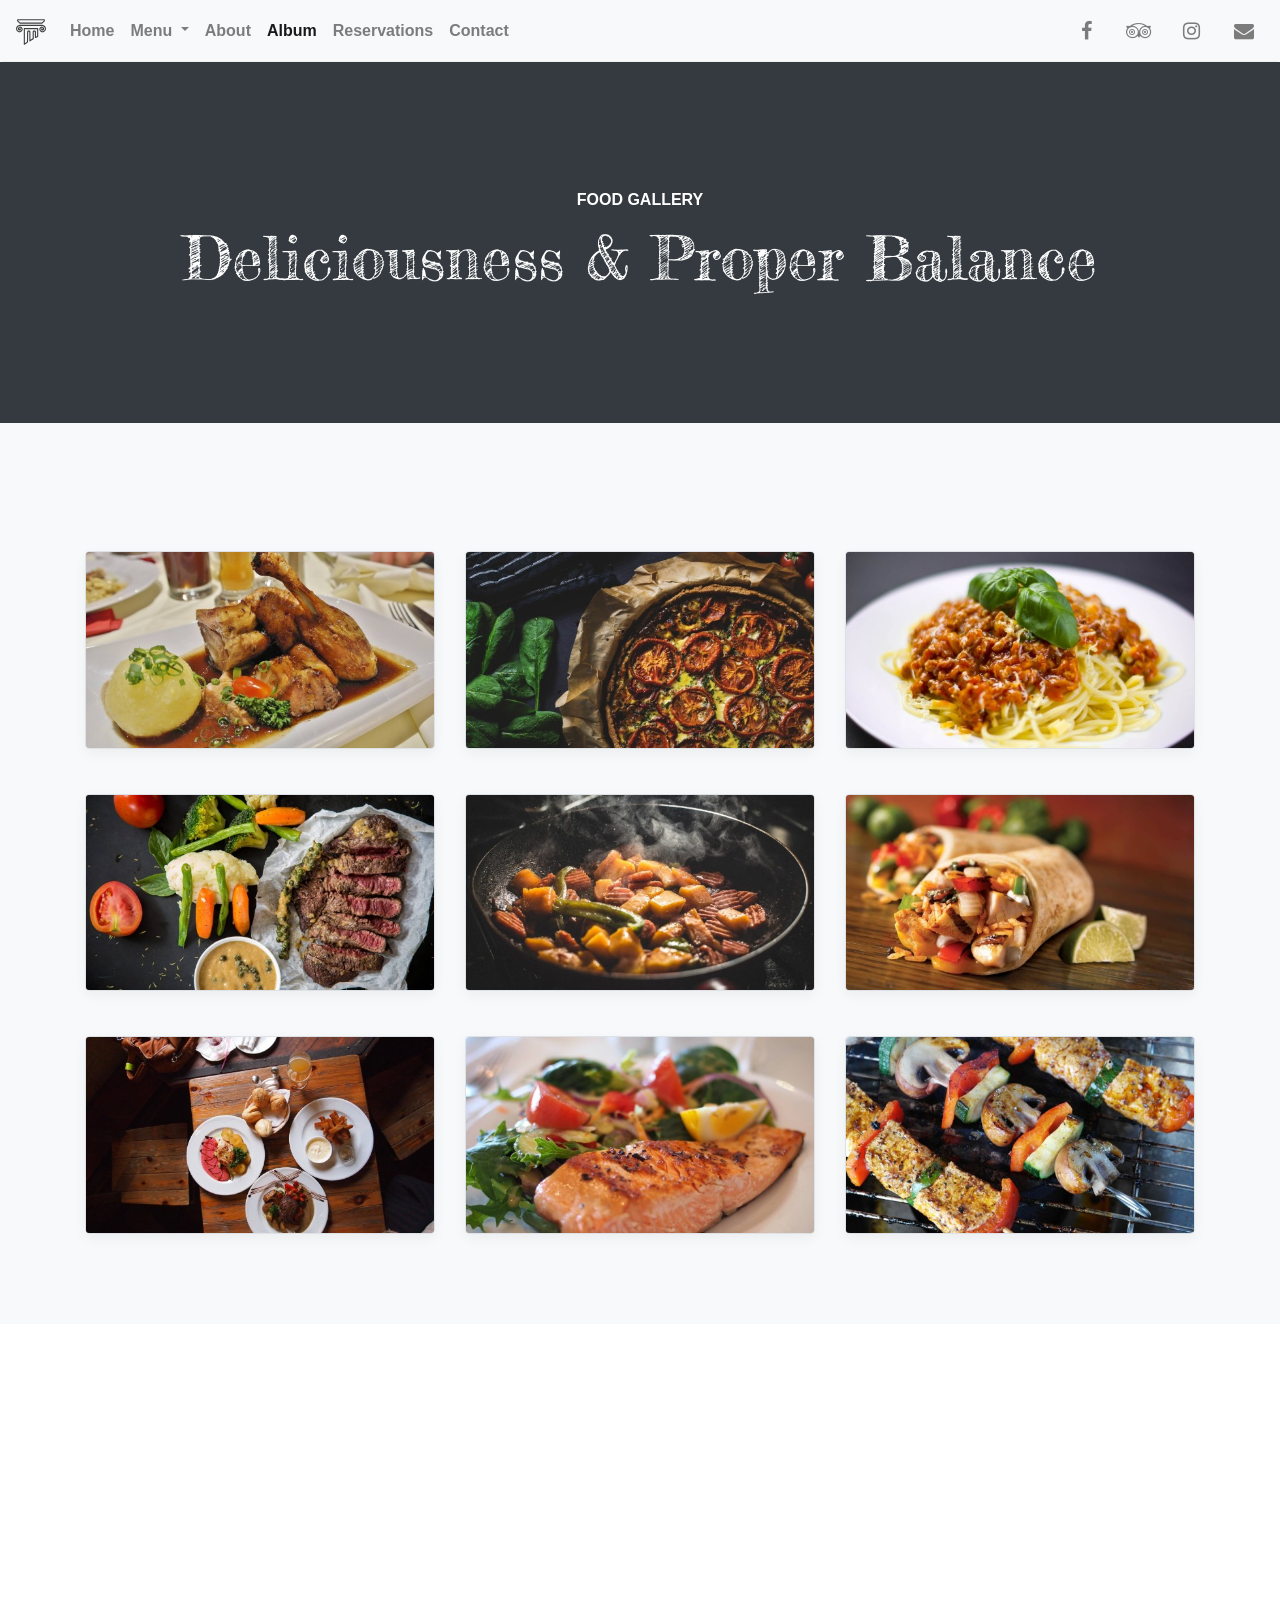
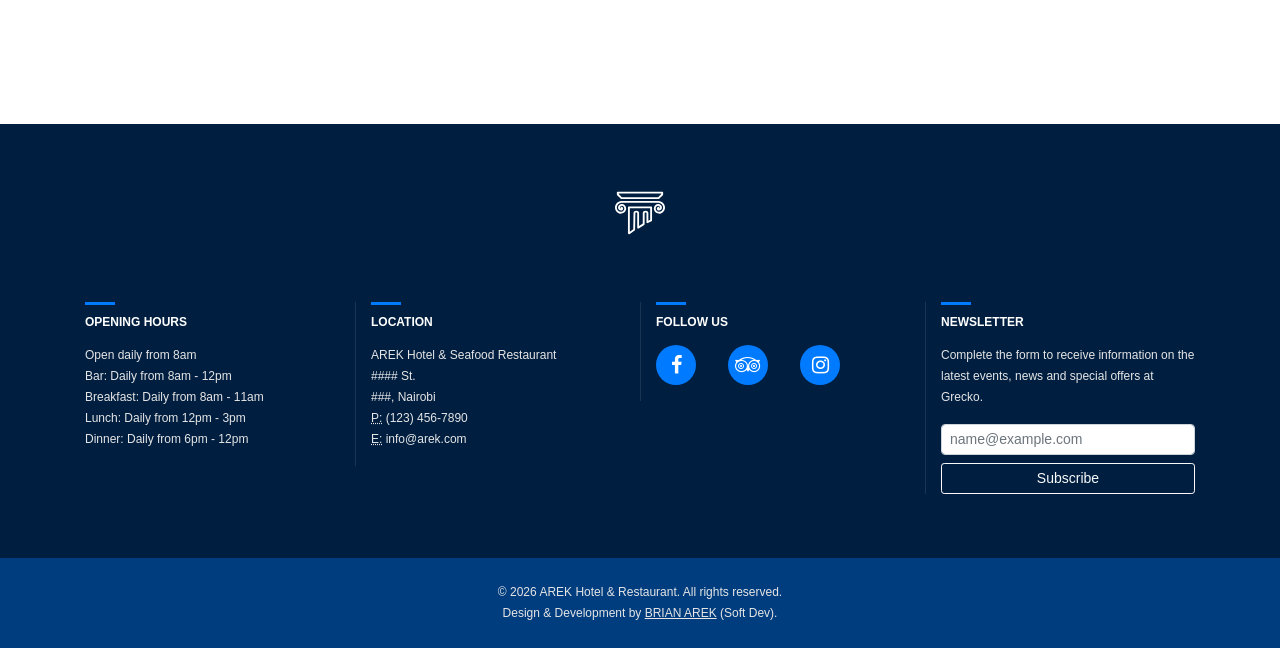
<file: pages/gallery-food.html>
<!doctype html>
<html lang="en">
  <head>
    <!-- Required meta tags -->
    <meta charset="utf-8">
    <meta name="viewport" content="width=device-width, initial-scale=1, shrink-to-fit=no">
    <title>AREK HOTEL &amp; Restaurant | Galleries</title>
    <!-- Web app manifest -->
    <link rel='manifest' href='../manifest.json'>
    <!-- Font Awesome -->
    <link rel="stylesheet" href="https://cdnjs.cloudflare.com/ajax/libs/font-awesome/4.7.0/css/font-awesome.min.css">
    <!-- Google Fonts -->
    <link href="https://fonts.googleapis.com/css?family=Fredericka+the+Great" rel="stylesheet">
    <!-- Bootstrap -->
    <link rel="stylesheet" href="../css/bootstrap.css">
    <!-- Animate.css -->
    <link rel="stylesheet" href="../css/animate.css">
    <!-- Default stylesheet -->
    <link rel="stylesheet" href="../css/main.css">
  </head>
  <body id="top">
    <header>
      <!-- NAVBAR -->
      <nav class="navbar navbar-expand-lg navbar-light bg-light fixed-top">
        <a class="navbar-brand animated pulse" href="../index.html">
          <img src="../media/brand/logo-dark.svg" width="30" height="30" alt="Logo">
        </a>
        <button class="navbar-toggler" type="button" data-toggle="collapse" data-target="#navbarNav" aria-controls="navbarNav" aria-expanded="false" aria-label="Toggle navigation">
          <span class="navbar-toggler-icon"></span>
        </button>
        <div class="collapse navbar-collapse text-center" id="navbarNav">
          <ul class="navbar-nav">
            <li class="nav-item">
              <a class="nav-link" href="../index.html">Home <span class="sr-only">(current)</span></a>
            </li>
            <li class="nav-item dropdown">
              <a class="nav-link dropdown-toggle" href="food.html" id="navbarDropdown" role="button" data-toggle="dropdown" aria-haspopup="true" aria-expanded="false">
                Menu
              </a>
              <div class="dropdown-menu text-center text-lg-left" aria-labelledby="navbarDropdown">
                <a class="dropdown-item" href="food.html">Food</a>
                <a class="dropdown-item" href="desserts.html">Desserts</a>
                <a class="dropdown-item" href="drinks.html">Drinks</a>
              </div>
            </li>
            <li class="nav-item">
              <a class="nav-link" href="about.html">About</a>
            </li>
            <li class="nav-item active">
              <a class="nav-link" href="album.html">Album</a>
            </li>
            <li class="nav-item">
              <a class="nav-link" href="reservations.html">Reservations</a>
            </li>
            <li class="nav-item">
              <a class="nav-link" href="contact.html">Contact</a>
            </li>
          </ul>
          <div class="ml-auto">
            <a class="nav-social mr-2" href="#"><i class="fa fa-facebook" aria-hidden="true"></i></a>
            <a class="nav-social mr-2" href="#"><i class="fa fa-tripadvisor" aria-hidden="true"></i></a>
            <a class="nav-social mr-2" href="#"><i class="fa fa-instagram" aria-hidden="true"></i></a>
            <a class="nav-social" href="#"><i class="fa fa-envelope" aria-hidden="true"></i></a>
          </div>
        </div>
      </nav>
    </header>
    <main>

      <!-- GALLERY DESCRIPTION -->
      <div class="gallery-description container-fluid bg-dark text-white">
        <h1 id="title-1" class="special-title-1">FOOD GALLERY</h1>
        <h2 id="title-2" class="special-title-2">Deliciousness &amp; Proper Balance</h2>
      </div>

      <!-- GALLERY LIGHTBOX -->
      <div id="lightbox" class="lightbox">
        <label id="close">✖</label>
        <div class="lightbox-content">
          <div id="galleryCarousel" class="carousel slide" data-ride="carousel">
            <div class="carousel-inner">
              <div class="carousel-item active">
                <img class="d-block w-100" src="../media/galleries/3x/gallery-food-1.jpg" alt="First slide">
              </div>
              <div class="carousel-item">
                <img class="d-block w-100" src="../media/galleries/3x/gallery-food-2.jpg" alt="Second slide">
              </div>
              <div class="carousel-item">
                <img class="d-block w-100" src="../media/galleries/3x/gallery-food-3.jpg" alt="Third slide">
              </div>
              <div class="carousel-item">
                <img class="d-block w-100" src="../media/galleries/3x/gallery-food-4.jpg" alt="Fourth slide">
              </div>
              <div class="carousel-item">
                <img class="d-block w-100" src="../media/galleries/3x/gallery-food-5.jpg" alt="Fifth slide">
              </div>
              <div class="carousel-item">
                <img class="d-block w-100" src="../media/galleries/3x/gallery-food-6.jpg" alt="Sixth slide">
              </div>
              <div class="carousel-item">
                <img class="d-block w-100" src="../media/galleries/3x/gallery-food-7.jpg" alt="Seventh slide">
              </div>
              <div class="carousel-item">
                <img class="d-block w-100" src="../media/galleries/3x/gallery-food-8.jpg" alt="Eighth slide">
              </div>
              <div class="carousel-item">
                <img class="d-block w-100" src="../media/galleries/3x/gallery-food-9.jpg" alt="Ninth slide">
              </div>
            </div>
            <a class="carousel-control-prev" href="#galleryCarousel" role="button" data-slide="prev">
              <span class="carousel-control-prev-icon" aria-hidden="true"></span>
              <span class="sr-only">Previous</span>
            </a>
            <a class="carousel-control-next" href="#galleryCarousel" role="button" data-slide="next">
              <span class="carousel-control-next-icon" aria-hidden="true"></span>
              <span class="sr-only">Next</span>
            </a>
          </div>
        </div>
      </div>

      <!-- GALLERY THUMBNAILS -->
      <div id="gallery-thumbnails" class="gallery-thumbnails bg-light">
        <div class="container">
          <div class="row">
            <div class="gallery-item col-md-4">
              <a href="#" data-slide-number="0">
                <img class="img-fluid rounded box-shadow border" src="../media/galleries/1x/gallery-food-1.jpg" srcset="../media/galleries/1x/gallery-food-1.jpg 1x, ../media/galleries/2x/gallery-food-1.jpg 2x, ../media/galleries/3x/gallery-food-1.jpg 3x" draggable="false" alt="Food">
              </a>
            </div>
            <div class="gallery-item col-md-4">
              <a href="#" data-slide-number="1">
                <img class="img-fluid rounded box-shadow border" src="../media/galleries/1x/gallery-food-2.jpg" srcset="../media/galleries/1x/gallery-food-2.jpg 1x, ../media/galleries/2x/gallery-food-2.jpg 2x, ../media/galleries/3x/gallery-food-2.jpg 3x" draggable="false" alt="Food">
              </a>
            </div>
            <div class="gallery-item col-md-4">
              <a href="#" data-slide-number="2">
                <img class="img-fluid rounded box-shadow border" src="../media/galleries/1x/gallery-food-3.jpg" srcset="../media/galleries/1x/gallery-food-3.jpg 1x, ../media/galleries/2x/gallery-food-3.jpg 2x, ../media/galleries/3x/gallery-food-3.jpg 3x" draggable="false" alt="Food">
              </a>
            </div>
            <div class="gallery-item col-md-4">
              <a href="#" data-slide-number="3">
                <img class="img-fluid rounded box-shadow border" src="../media/galleries/1x/gallery-food-4.jpg" srcset="../media/galleries/1x/gallery-food-4.jpg 1x, ../media/galleries/2x/gallery-food-4.jpg 2x, ../media/galleries/3x/gallery-food-4.jpg 3x" draggable="false" alt="Food">
              </a>
            </div>
            <div class="gallery-item col-md-4">
              <a href="#" data-slide-number="4">
                <img class="img-fluid rounded box-shadow border" src="../media/galleries/1x/gallery-food-5.jpg" srcset="../media/galleries/1x/gallery-food-5.jpg 1x, ../media/galleries/2x/gallery-food-5.jpg 2x, ../media/galleries/3x/gallery-food-5.jpg 3x" draggable="false" alt="Food">
              </a>
            </div>
            <div class="gallery-item col-md-4">
              <a href="#" data-slide-number="5">
                <img class="img-fluid rounded box-shadow border" src="../media/galleries/1x/gallery-food-6.jpg" srcset="../media/galleries/1x/gallery-food-6.jpg 1x, ../media/galleries/2x/gallery-food-6.jpg 2x, ../media/galleries/3x/gallery-food-6.jpg 3x" draggable="false" alt="Food">
              </a>
            </div>
            <div class="gallery-item col-md-4">
              <a href="#" data-slide-number="6">
                <img class="img-fluid rounded box-shadow border" src="../media/galleries/1x/gallery-food-7.jpg" srcset="../media/galleries/1x/gallery-food-7.jpg 1x, ../media/galleries/2x/gallery-food-7.jpg 2x, ../media/galleries/3x/gallery-food-7.jpg 3x" draggable="false" alt="Food">
              </a>
            </div>
            <div class="gallery-item col-md-4">
              <a href="#" data-slide-number="7">
                <img class="img-fluid rounded box-shadow border" src="../media/galleries/1x/gallery-food-8.jpg" srcset="../media/galleries/1x/gallery-food-8.jpg 1x, ../media/galleries/2x/gallery-food-8.jpg 2x, ../media/galleries/3x/gallery-food-8.jpg 3x" draggable="false" alt="Food">
              </a>
            </div>
            <div class="gallery-item col-md-4">
              <a href="#" data-slide-number="8">
                <img class="img-fluid rounded box-shadow border" src="../media/galleries/1x/gallery-food-9.jpg" srcset="../media/galleries/1x/gallery-food-9.jpg 1x, ../media/galleries/2x/gallery-food-9.jpg 2x, ../media/galleries/3x/gallery-food-9.jpg 3x" draggable="false" alt="Food">
              </a>
            </div>
          </div>
        </div>
      </div>

      <!-- GOOGLE MAP -->
      <div id="googleMapContainer" class="homepage-google-map">
        <iframe title="Our location on Google My Maps" class="google-map" src="https://www.google.com/maps/d/embed?mid=1YihUagJV98aTSoPRpalSyqRjTVhaFv5E&hl=en"></iframe>
      </div>

    </main>

    <footer class="page-footer">
      <div class="container">
        <a class="navbar-brand animated pulse d-block text-center m-0 p-0" href="#">
          <img src="../media/brand/logo-light.svg" width="50" height="50" alt="Logo">
        </a>
        <div class="row">
          <div class="col-md-3">
            <h5 class="page-footer-title">OPENING HOURS</h5>
            <p class="mb-0">Open daily from 8am</p> 
            <p class="mb-0">Bar: Daily from 8am - 12pm</p> 
            <p class="mb-0">Breakfast: Daily from 8am - 11am</p> 
            <p class="mb-0">Lunch: Daily from 12pm - 3pm</p>
            <p>Dinner: Daily from 6pm - 12pm</p>
          </div>
          <div class="col-md-3 h-100 border-left-custom">
            <h5 class="page-footer-title mt-3 mt-md-0">LOCATION</h5>
            <address>
              AREK Hotel &amp; Seafood Restaurant<br>
              #### St.<br>
              ###, Nairobi<br>
              <abbr title="Phone">P:</abbr> (123) 456-7890<br>
              <abbr title="Email">E:</abbr> info@arek.com
            </address>
          </div>
          <div class="col-md-3 h-100 border-left-custom">
            <h5 class="page-footer-title mt-3 mt-md-0">FOLLOW US</h5>
            <div class="mb-3">
              <a class="footer-social" href="#" aria-label="facebook"><i class="fa fa-facebook" aria-hidden="true"></i></a>
              <a class="footer-social" href="#" aria-label="tripadvisor"><i class="fa fa-tripadvisor" aria-hidden="true"></i></a>
              <a class="footer-social" href="#" aria-label="instagram"><i class="fa fa-instagram" aria-hidden="true"></i></a>
            </div>
          </div>
          <div class="col-md-3 h-100 border-left-custom">
            <h5 class="page-footer-title mt-3 mt-md-0">NEWSLETTER</h5>
            <p>
              Complete the form to receive information on the latest events,
              news and special offers at Grecko.
            </p>
            <form id="newsletter-form">
              <label class="sr-only" for="formEmail">Email</label>
              <input type="email" class="form-control form-control-sm rounded" id="formEmail" placeholder="name@example.com">
              <button type="submit" class="btn btn-sm btn-outline-light btn-block mt-2">Subscribe</button>
            </form>
          </div>
        </div>
      </div>
      <div class="page-footer-copyright container-fluid text-center">
        &copy; <script type="text/javascript">var year = new Date();document.write(year.getFullYear());</script> AREK Hotel &amp; Restaurant. All rights reserved.<br>
          Design &amp; Development by <a href="https://brianportfolio.lighttravelandtour.com/">BRIAN AREK</a> (Soft Dev).
        </div>
      </footer>
    <a id="back-to-top" class="back-to-top smooth-scroll" href="#top">
      <i class="fa fa-long-arrow-up" aria-hidden="true"></i>
    </a>
    <!-- jQuery -->
    <script
      src="https://code.jquery.com/jquery-3.3.1.min.js"
      integrity="sha256-FgpCb/KJQlLNfOu91ta32o/NMZxltwRo8QtmkMRdAu8="
      crossorigin="anonymous">
    </script>
    <!-- Bootstrap -->
    <script 
      src="https://maxcdn.bootstrapcdn.com/bootstrap/4.0.0/js/bootstrap.min.js" 
      integrity="sha384-JZR6Spejh4U02d8jOt6vLEHfe/JQGiRRSQQxSfFWpi1MquVdAyjUar5+76PVCmYl" 
      crossorigin="anonymous">
    </script>
    <!-- Lightbox -->
    <script>
      // Prevent carousel from automatically cycle
      KSH ('#galleryCarousel').carousel({
        interval: false
      });
      var lightbox = false;
      KSH ( "#gallery-thumbnails" ).on( "click", "a", function( event ) {
        event.preventDefault();
        if (lightbox === false) {
          lightbox = true;
          var slideNumber = KSH (this).attr("data-slide-number");
          KSH ('#galleryCarousel').carousel(Number(slideNumber)); // Open particular carousel frame
          KSH ("#lightbox").show();
        }
      });
      KSH ("#close").click(function() {
        if (lightbox === true) {
          lightbox = false;
          KSH ("#lightbox").hide();
        }
      });
    </script>
    <script src="../js/site.js"></script>
    <script src="../js/gallery-animations.js"></script>
  </body>
</html>
</file>
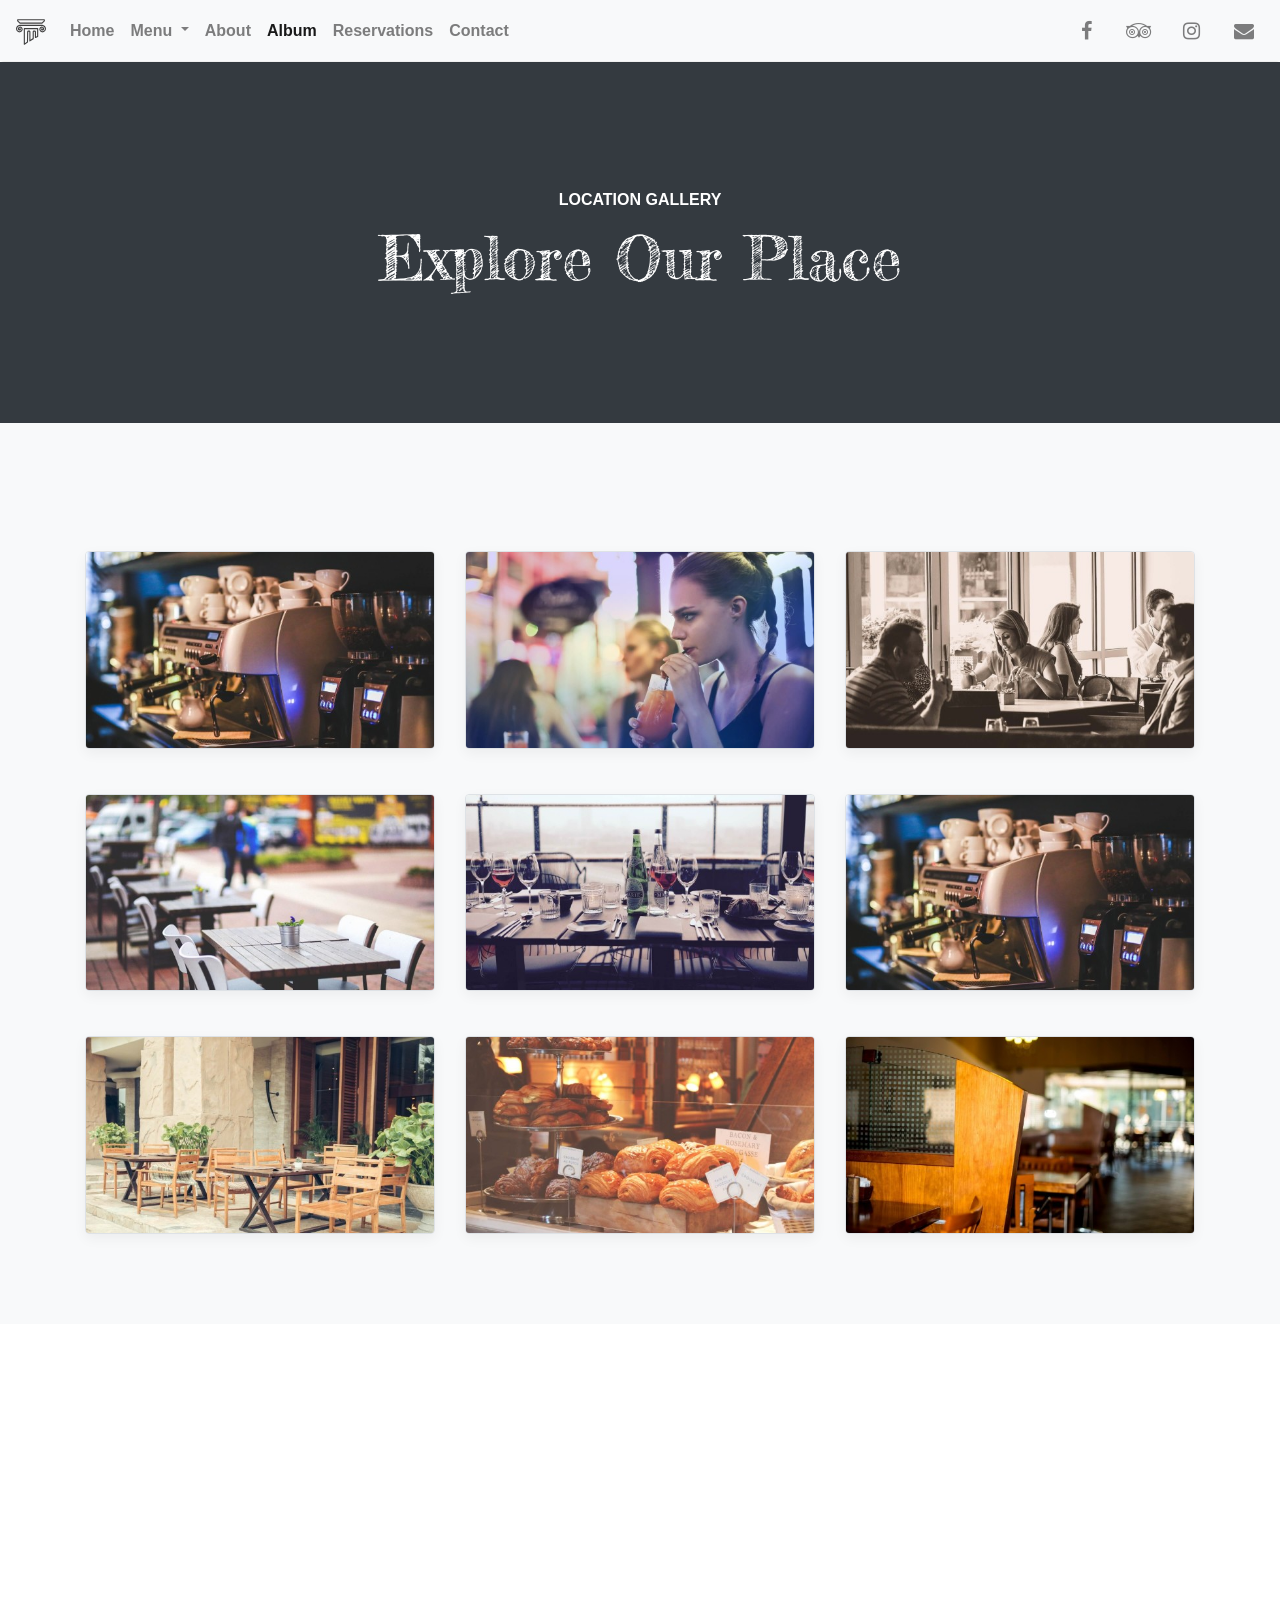
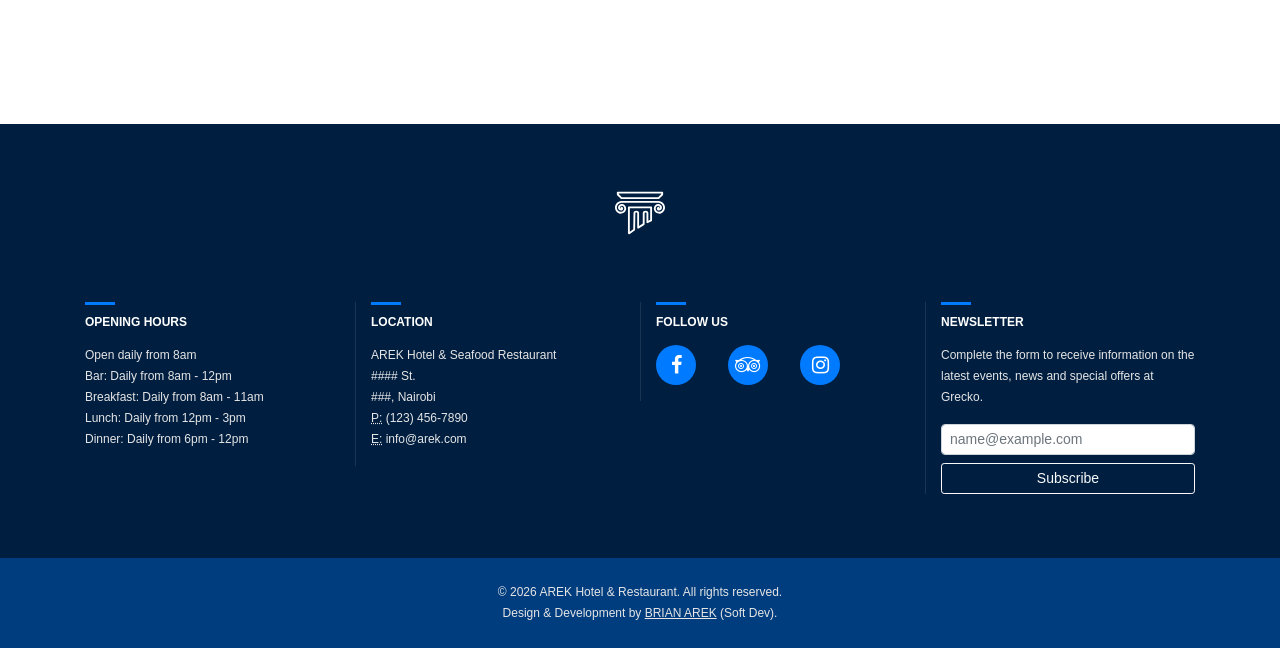
<file: pages/gallery-location.html>
<!doctype html>
<html lang="en">
  <head>
    <!-- Required meta tags -->
    <meta charset="utf-8">
    <meta name="viewport" content="width=device-width, initial-scale=1, shrink-to-fit=no">
    <title>AREK HOTEL &amp; Restaurant | Galleries</title>
    <!-- Web app manifest -->
    <link rel='manifest' href='../manifest.json'>
    <!-- Font Awesome -->
    <link rel="stylesheet" href="https://cdnjs.cloudflare.com/ajax/libs/font-awesome/4.7.0/css/font-awesome.min.css">
    <!-- Google Fonts -->
    <link href="https://fonts.googleapis.com/css?family=Fredericka+the+Great" rel="stylesheet">
    <!-- Bootstrap -->
    <link rel="stylesheet" href="../css/bootstrap.css">
    <!-- Animate.css -->
    <link rel="stylesheet" href="../css/animate.css">
    <!-- Default stylesheet -->
    <link rel="stylesheet" href="../css/main.css">
  </head>
  <body id="top">
    <header>
      <!-- NAVBAR -->
      <nav class="navbar navbar-expand-lg navbar-light bg-light fixed-top">
        <a class="navbar-brand animated pulse" href="../index.html">
          <img src="../media/brand/logo-dark.svg" width="30" height="30" alt="Logo">
        </a>
        <button class="navbar-toggler" type="button" data-toggle="collapse" data-target="#navbarNav" aria-controls="navbarNav" aria-expanded="false" aria-label="Toggle navigation">
          <span class="navbar-toggler-icon"></span>
        </button>
        <div class="collapse navbar-collapse text-center" id="navbarNav">
          <ul class="navbar-nav">
            <li class="nav-item">
              <a class="nav-link" href="../index.html">Home <span class="sr-only">(current)</span></a>
            </li>
            <li class="nav-item dropdown">
              <a class="nav-link dropdown-toggle" href="food.html" id="navbarDropdown" role="button" data-toggle="dropdown" aria-haspopup="true" aria-expanded="false">
                Menu
              </a>
              <div class="dropdown-menu text-center text-lg-left" aria-labelledby="navbarDropdown">
                <a class="dropdown-item" href="food.html">Food</a>
                <a class="dropdown-item" href="desserts.html">Desserts</a>
                <a class="dropdown-item" href="drinks.html">Drinks</a>
              </div>
            </li>
            <li class="nav-item">
              <a class="nav-link" href="about.html">About</a>
            </li>
            <li class="nav-item active">
              <a class="nav-link" href="album.html">Album</a>
            </li>
            <li class="nav-item">
              <a class="nav-link" href="reservations.html">Reservations</a>
            </li>
            <li class="nav-item">
              <a class="nav-link" href="contact.html">Contact</a>
            </li>
          </ul>
          <div class="ml-auto">
            <a class="nav-social mr-2" href="#"><i class="fa fa-facebook" aria-hidden="true"></i></a>
            <a class="nav-social mr-2" href="#"><i class="fa fa-tripadvisor" aria-hidden="true"></i></a>
            <a class="nav-social mr-2" href="#"><i class="fa fa-instagram" aria-hidden="true"></i></a>
            <a class="nav-social" href="#"><i class="fa fa-envelope" aria-hidden="true"></i></a>
          </div>
        </div>
      </nav>
    </header>
    <main>

      <!-- GALLERY DESCRIPTION -->
      <div class="gallery-description container-fluid bg-dark text-white">
        <h1 id="title-1" class="special-title-1">LOCATION GALLERY</h1>
        <h2 id="title-2" class="special-title-2">Explore Our Place</h2>
      </div>

      <!-- GALLERY LIGHTBOX -->
      <div id="lightbox" class="lightbox">
        <label id="close">✖</label>
        <div class="lightbox-content">
          <div id="galleryCarousel" class="carousel slide" data-ride="carousel">
            <div class="carousel-inner">
              <div class="carousel-item active">
                <img class="d-block w-100" src="../media/galleries/3x/gallery-location-1.jpg" alt="First slide">
              </div>
              <div class="carousel-item">
                <img class="d-block w-100" src="../media/galleries/3x/gallery-location-2.jpg" alt="Second slide">
              </div>
              <div class="carousel-item">
                <img class="d-block w-100" src="../media/galleries/3x/gallery-location-3.jpg" alt="Third slide">
              </div>
              <div class="carousel-item">
                <img class="d-block w-100" src="../media/galleries/3x/gallery-location-4.jpg" alt="Fourth slide">
              </div>
              <div class="carousel-item">
                <img class="d-block w-100" src="../media/galleries/3x/gallery-location-5.jpg" alt="Fifth slide">
              </div>
              <div class="carousel-item">
                <img class="d-block w-100" src="../media/galleries/3x/gallery-location-6.jpg" alt="Sixth slide">
              </div>
              <div class="carousel-item">
                <img class="d-block w-100" src="../media/galleries/3x/gallery-location-7.jpg" alt="Seventh slide">
              </div>
              <div class="carousel-item">
                <img class="d-block w-100" src="../media/galleries/3x/gallery-location-8.jpg" alt="Eighth slide">
              </div>
              <div class="carousel-item">
                <img class="d-block w-100" src="../media/galleries/3x/gallery-location-9.jpg" alt="Ninth slide">
              </div>
            </div>
            <a class="carousel-control-prev" href="#galleryCarousel" role="button" data-slide="prev">
              <span class="carousel-control-prev-icon" aria-hidden="true"></span>
              <span class="sr-only">Previous</span>
            </a>
            <a class="carousel-control-next" href="#galleryCarousel" role="button" data-slide="next">
              <span class="carousel-control-next-icon" aria-hidden="true"></span>
              <span class="sr-only">Next</span>
            </a>
          </div>
        </div>
      </div>

      <!-- GALLERY THUMBNAILS -->
      <div id="gallery-thumbnails" class="gallery-thumbnails bg-light">
        <div class="container">
          <div class="row">
            <div class="gallery-item col-md-4">
              <a href="#" data-slide-number="0">
                <img class="img-fluid rounded box-shadow border" src="../media/galleries/1x/gallery-location-1.jpg" srcset="../media/galleries/1x/gallery-location-1.jpg 1x, ../media/galleries/2x/gallery-location-1.jpg 2x, ../media/galleries/3x/gallery-location-1.jpg 3x" draggable="false" alt="Location">
              </a>
            </div>
            <div class="gallery-item col-md-4">
              <a href="#" data-slide-number="1">
                <img class="img-fluid rounded box-shadow border" src="../media/galleries/1x/gallery-location-2.jpg" srcset="../media/galleries/1x/gallery-location-2.jpg 1x, ../media/galleries/2x/gallery-location-2.jpg 2x, ../media/galleries/3x/gallery-location-2.jpg 3x" draggable="false" alt="Location">
              </a>
            </div>
            <div class="gallery-item col-md-4">
              <a href="#" data-slide-number="2">
                <img class="img-fluid rounded box-shadow border" src="../media/galleries/1x/gallery-location-3.jpg" srcset="../media/galleries/1x/gallery-location-3.jpg 1x, ../media/galleries/2x/gallery-location-3.jpg 2x, ../media/galleries/3x/gallery-location-3.jpg 3x" draggable="false" alt="Location">
              </a>
            </div>
            <div class="gallery-item col-md-4">
              <a href="#" data-slide-number="3">
                <img class="img-fluid rounded box-shadow border" src="../media/galleries/1x/gallery-location-4.jpg" srcset="../media/galleries/1x/gallery-location-4.jpg 1x, ../media/galleries/2x/gallery-location-4.jpg 2x, ../media/galleries/3x/gallery-location-4.jpg 3x" draggable="false" alt="Location">
              </a>
            </div>
            <div class="gallery-item col-md-4">
              <a href="#" data-slide-number="4">
                <img class="img-fluid rounded box-shadow border" src="../media/galleries/1x/gallery-location-5.jpg" srcset="../media/galleries/1x/gallery-location-5.jpg 1x, ../media/galleries/2x/gallery-location-5.jpg 2x, ../media/galleries/3x/gallery-location-5.jpg 3x" draggable="false" alt="Location">
              </a>
            </div>
            <div class="gallery-item col-md-4">
              <a href="#" data-slide-number="5">
                <img class="img-fluid rounded box-shadow border" src="../media/galleries/1x/gallery-location-6.jpg" srcset="../media/galleries/1x/gallery-location-6.jpg 1x, ../media/galleries/2x/gallery-location-6.jpg 2x, ../media/galleries/3x/gallery-location-6.jpg 3x" draggable="false" alt="Location">
              </a>
            </div>
            <div class="gallery-item col-md-4">
              <a href="#" data-slide-number="6">
                <img class="img-fluid rounded box-shadow border" src="../media/galleries/1x/gallery-location-7.jpg" srcset="../media/galleries/1x/gallery-location-7.jpg 1x, ../media/galleries/2x/gallery-location-7.jpg 2x, ../media/galleries/3x/gallery-location-7.jpg 3x" draggable="false" alt="Location">
              </a>
            </div>
            <div class="gallery-item col-md-4">
              <a href="#" data-slide-number="7">
                <img class="img-fluid rounded box-shadow border" src="../media/galleries/1x/gallery-location-8.jpg" srcset="../media/galleries/1x/gallery-location-8.jpg 1x, ../media/galleries/2x/gallery-location-8.jpg 2x, ../media/galleries/3x/gallery-location-8.jpg 3x" draggable="false" alt="Location">
              </a>
            </div>
            <div class="gallery-item col-md-4">
              <a href="#" data-slide-number="8">
                <img class="img-fluid rounded box-shadow border" src="../media/galleries/1x/gallery-location-9.jpg" srcset="../media/galleries/1x/gallery-location-9.jpg 1x, ../media/galleries/2x/gallery-location-9.jpg 2x, ../media/galleries/3x/gallery-location-9.jpg 3x" draggable="false" alt="Location">
              </a>
            </div>
          </div>
        </div>
      </div>

      <!-- GOOGLE MAP -->
      <div id="googleMapContainer" class="homepage-google-map">
        <iframe title="Our location on Google My Maps" class="google-map" src="https://www.google.com/maps/d/embed?mid=1YihUagJV98aTSoPRpalSyqRjTVhaFv5E&hl=en"></iframe>
      </div>      

    </main>

    <footer class="page-footer">
      <div class="container">
        <a class="navbar-brand animated pulse d-block text-center m-0 p-0" href="#">
          <img src="../media/brand/logo-light.svg" width="50" height="50" alt="Logo">
        </a>
        <div class="row">
          <div class="col-md-3">
            <h5 class="page-footer-title">OPENING HOURS</h5>
            <p class="mb-0">Open daily from 8am</p> 
            <p class="mb-0">Bar: Daily from 8am - 12pm</p> 
            <p class="mb-0">Breakfast: Daily from 8am - 11am</p> 
            <p class="mb-0">Lunch: Daily from 12pm - 3pm</p>
            <p>Dinner: Daily from 6pm - 12pm</p>
          </div>
          <div class="col-md-3 h-100 border-left-custom">
            <h5 class="page-footer-title mt-3 mt-md-0">LOCATION</h5>
            <address>
              AREK Hotel &amp; Seafood Restaurant<br>
              #### St.<br>
              ###, Nairobi<br>
              <abbr title="Phone">P:</abbr> (123) 456-7890<br>
              <abbr title="Email">E:</abbr> info@arek.com
            </address>
          </div>
          <div class="col-md-3 h-100 border-left-custom">
            <h5 class="page-footer-title mt-3 mt-md-0">FOLLOW US</h5>
            <div class="mb-3">
              <a class="footer-social" href="#" aria-label="facebook"><i class="fa fa-facebook" aria-hidden="true"></i></a>
              <a class="footer-social" href="#" aria-label="tripadvisor"><i class="fa fa-tripadvisor" aria-hidden="true"></i></a>
              <a class="footer-social" href="#" aria-label="instagram"><i class="fa fa-instagram" aria-hidden="true"></i></a>
            </div>
          </div>
          <div class="col-md-3 h-100 border-left-custom">
            <h5 class="page-footer-title mt-3 mt-md-0">NEWSLETTER</h5>
            <p>
              Complete the form to receive information on the latest events,
              news and special offers at Grecko.
            </p>
            <form id="newsletter-form">
              <label class="sr-only" for="formEmail">Email</label>
              <input type="email" class="form-control form-control-sm rounded" id="formEmail" placeholder="name@example.com">
              <button type="submit" class="btn btn-sm btn-outline-light btn-block mt-2">Subscribe</button>
            </form>
          </div>
        </div>
      </div>
      <div class="page-footer-copyright container-fluid text-center">
        &copy; <script type="text/javascript">var year = new Date();document.write(year.getFullYear());</script> AREK Hotel &amp; Restaurant. All rights reserved.<br>
          Design &amp; Development by <a href="https://brianportfolio.lighttravelandtour.com/">BRIAN AREK</a> (Soft Dev).
        </div>
      </footer>
    <a id="back-to-top" class="back-to-top smooth-scroll" href="#top">
      <i class="fa fa-long-arrow-up" aria-hidden="true"></i>
    </a>
    <!-- jQuery -->
    <script
      src="https://code.jquery.com/jquery-3.3.1.min.js"
      integrity="sha256-FgpCb/KJQlLNfOu91ta32o/NMZxltwRo8QtmkMRdAu8="
      crossorigin="anonymous">
    </script>
    <!-- Bootstrap -->
    <script 
      src="https://maxcdn.bootstrapcdn.com/bootstrap/4.0.0/js/bootstrap.min.js" 
      integrity="sha384-JZR6Spejh4U02d8jOt6vLEHfe/JQGiRRSQQxSfFWpi1MquVdAyjUar5+76PVCmYl" 
      crossorigin="anonymous">
    </script>
    <!-- Lightbox -->
    <script>
      // Prevent carousel from automatically cycle
      KSH ('#galleryCarousel').carousel({
        interval: false
      });
      var lightbox = false;
      KSH ( "#gallery-thumbnails" ).on( "click", "a", function( event ) {
        event.preventDefault();
        if (lightbox === false) {
          lightbox = true;
          var slideNumber = KSH (this).attr("data-slide-number");
          KSH ('#galleryCarousel').carousel(Number(slideNumber)); // Open particular carousel frame
          KSH ("#lightbox").show();
        }
      });
      KSH ("#close").click(function() {
        if (lightbox === true) {
          lightbox = false;
          KSH ("#lightbox").hide();
        }
      });
    </script>
    <script src="../js/site.js"></script>
    <script src="../js/gallery-animations.js"></script>
  </body>
</html>
</file>
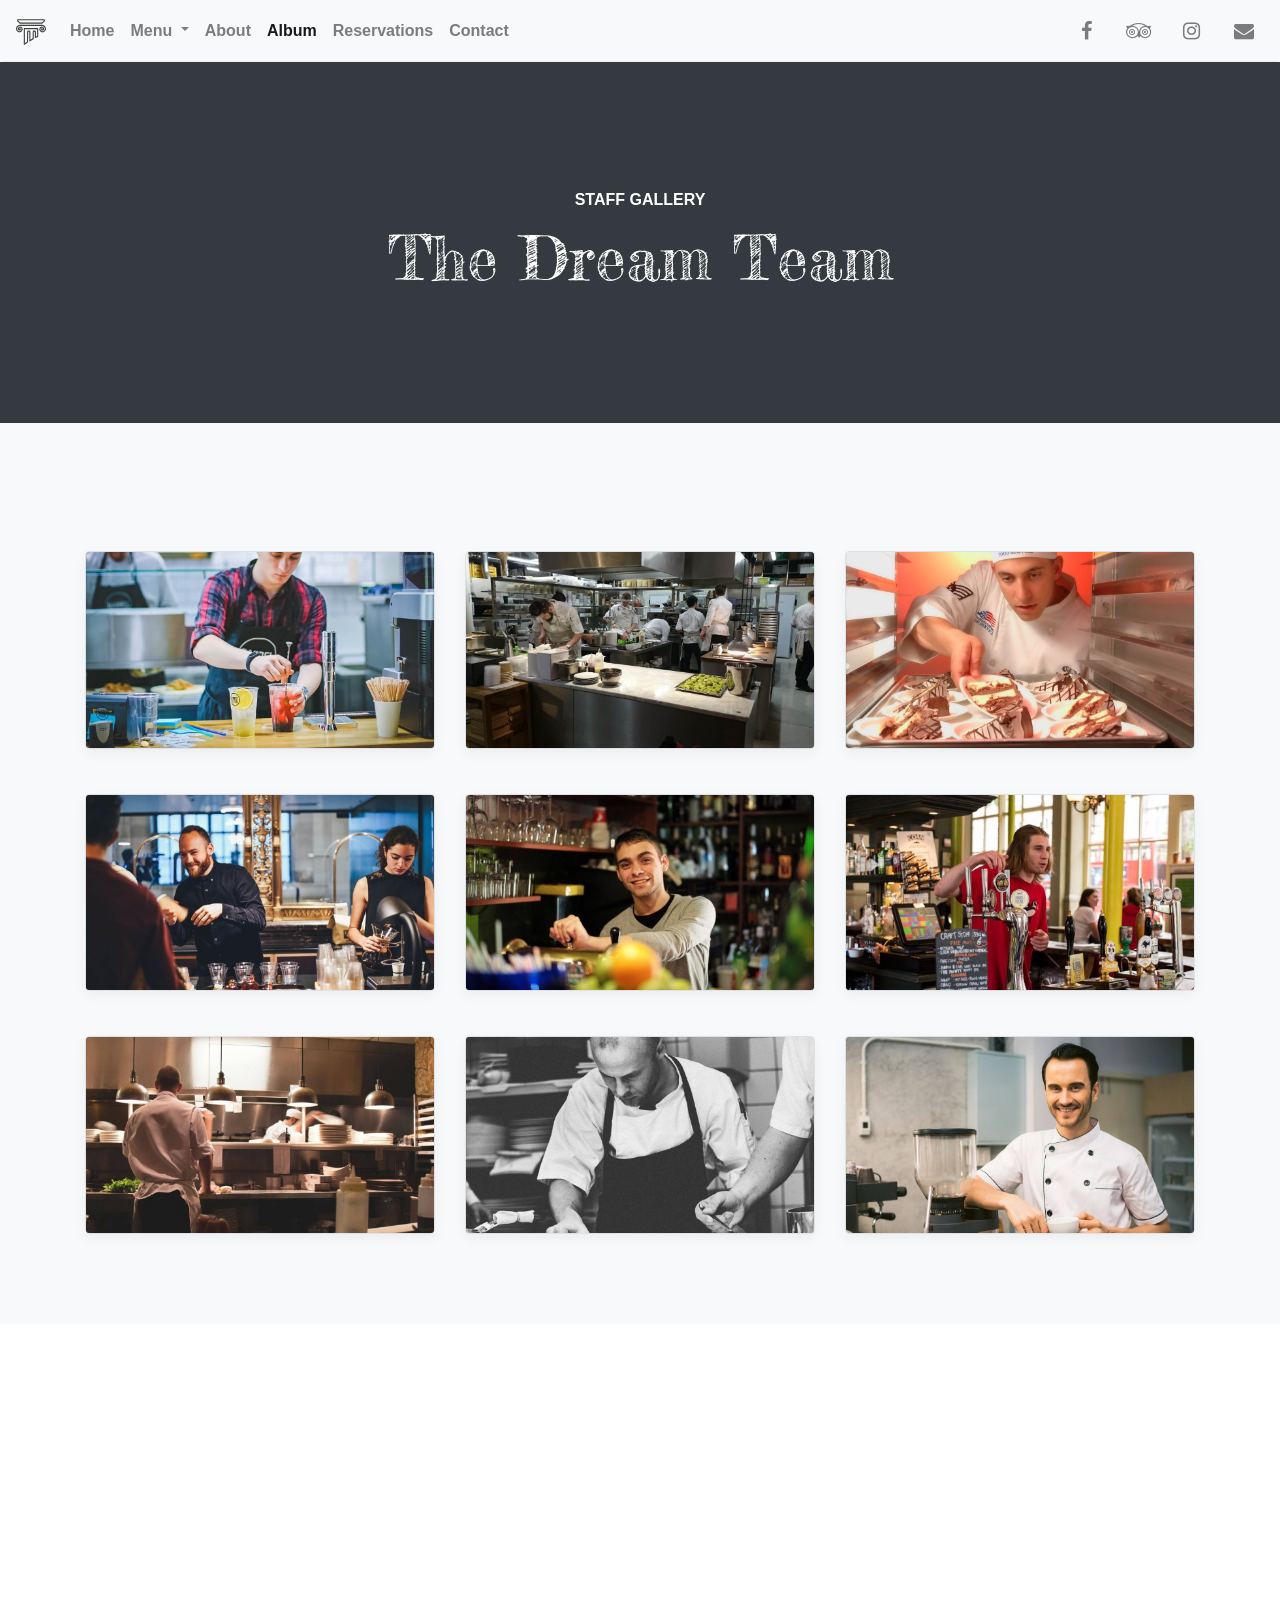
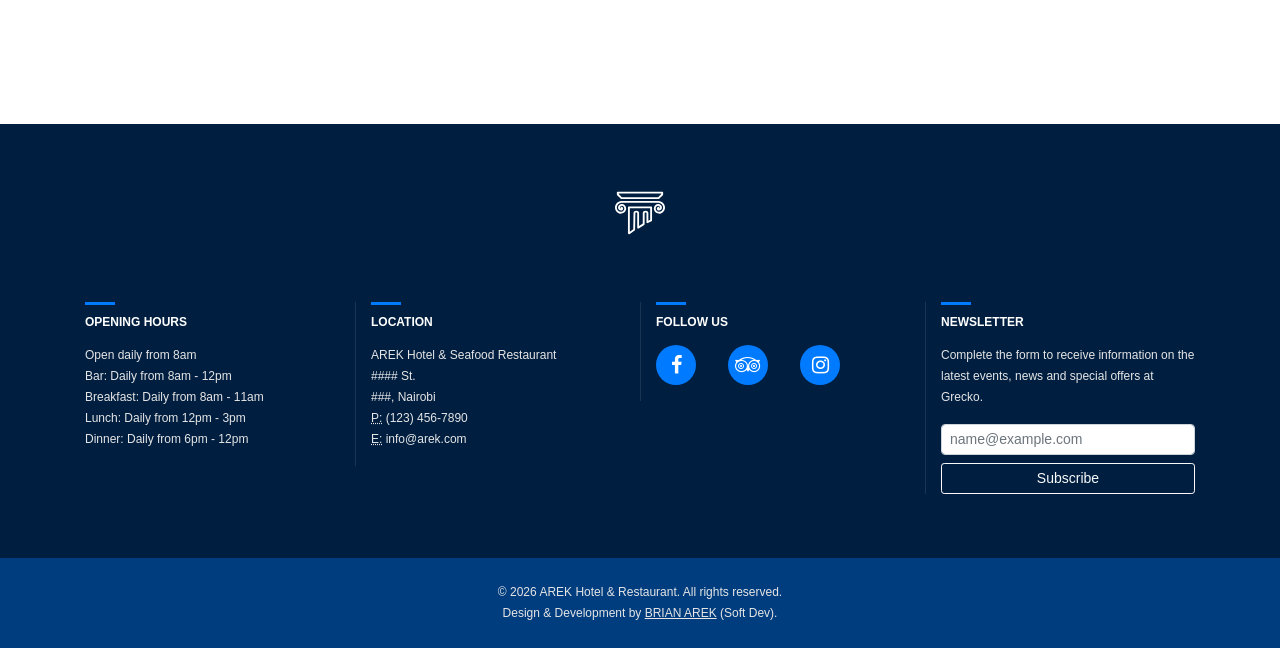
<file: pages/gallery-staff.html>
<!doctype html>
<html lang="en">
  <head>
    <!-- Required meta tags -->
    <meta charset="utf-8">
    <meta name="viewport" content="width=device-width, initial-scale=1, shrink-to-fit=no">
    <title>AREK HOTEL &amp; Restaurant | Staff</title>
    <!-- Web app manifest -->
    <link rel='manifest' href='../manifest.json'>
    <!-- Font Awesome -->
    <link rel="stylesheet" href="https://cdnjs.cloudflare.com/ajax/libs/font-awesome/4.7.0/css/font-awesome.min.css">
    <!-- Google Fonts -->
    <link href="https://fonts.googleapis.com/css?family=Fredericka+the+Great" rel="stylesheet">
    <!-- Bootstrap -->
    <link rel="stylesheet" href="../css/bootstrap.css">
    <!-- Animate.css -->
    <link rel="stylesheet" href="../css/animate.css">
    <!-- Default stylesheet -->
    <link rel="stylesheet" href="../css/main.css">
  </head>
  <body id="top">
    <header>
      <!-- NAVBAR -->
      <nav class="navbar navbar-expand-lg navbar-light bg-light fixed-top">
        <a class="navbar-brand animated pulse" href="../index.html">
          <img src="../media/brand/logo-dark.svg" width="30" height="30" alt="Logo">
        </a>
        <button class="navbar-toggler" type="button" data-toggle="collapse" data-target="#navbarNav" aria-controls="navbarNav" aria-expanded="false" aria-label="Toggle navigation">
          <span class="navbar-toggler-icon"></span>
        </button>
        <div class="collapse navbar-collapse text-center" id="navbarNav">
          <ul class="navbar-nav">
            <li class="nav-item">
              <a class="nav-link" href="../index.html">Home <span class="sr-only">(current)</span></a>
            </li>
            <li class="nav-item dropdown">
              <a class="nav-link dropdown-toggle" href="food.html" id="navbarDropdown" role="button" data-toggle="dropdown" aria-haspopup="true" aria-expanded="false">
                Menu
              </a>
              <div class="dropdown-menu text-center text-lg-left" aria-labelledby="navbarDropdown">
                <a class="dropdown-item" href="food.html">Food</a>
                <a class="dropdown-item" href="desserts.html">Desserts</a>
                <a class="dropdown-item" href="drinks.html">Drinks</a>
              </div>
            </li>
            <li class="nav-item">
              <a class="nav-link" href="about.html">About</a>
            </li>
            <li class="nav-item active">
              <a class="nav-link" href="album.html">Album</a>
            </li>
            <li class="nav-item">
              <a class="nav-link" href="reservations.html">Reservations</a>
            </li>
            <li class="nav-item">
              <a class="nav-link" href="contact.html">Contact</a>
            </li>
          </ul>
          <div class="ml-auto">
            <a class="nav-social mr-2" href="#"><i class="fa fa-facebook" aria-hidden="true"></i></a>
            <a class="nav-social mr-2" href="#"><i class="fa fa-tripadvisor" aria-hidden="true"></i></a>
            <a class="nav-social mr-2" href="#"><i class="fa fa-instagram" aria-hidden="true"></i></a>
            <a class="nav-social" href="#"><i class="fa fa-envelope" aria-hidden="true"></i></a>
          </div>
        </div>
      </nav>
    </header>
    <main>

      <!-- GALLERY DESCRIPTION -->
      <div class="gallery-description container-fluid bg-dark text-white">
        <h1 id="title-1" class="special-title-1">STAFF GALLERY</h1>
        <h2 id="title-2" class="special-title-2">The Dream Team</h2>
      </div>
            
      <!-- GALLERY LIGHTBOX -->
      <div id="lightbox" class="lightbox">
        <label id="close">✖</label>
        <div class="lightbox-content">
          <div id="galleryCarousel" class="carousel slide" data-ride="carousel">
            <div class="carousel-inner">
              <div class="carousel-item active">
                <img class="d-block w-100" src="../media/galleries/3x/gallery-staff-1.jpg" alt="First slide">
              </div>
              <div class="carousel-item">
                <img class="d-block w-100" src="../media/galleries/3x/gallery-staff-2.jpg" alt="Second slide">
              </div>
              <div class="carousel-item">
                <img class="d-block w-100" src="../media/galleries/3x/gallery-staff-3.jpg" alt="Third slide">
              </div>
              <div class="carousel-item">
                <img class="d-block w-100" src="../media/galleries/3x/gallery-staff-4.jpg" alt="Fourth slide">
              </div>
              <div class="carousel-item">
                <img class="d-block w-100" src="../media/galleries/3x/gallery-staff-5.jpg" alt="Fifth slide">
              </div>
              <div class="carousel-item">
                <img class="d-block w-100" src="../media/galleries/3x/gallery-staff-6.jpg" alt="Sixth slide">
              </div>
              <div class="carousel-item">
                <img class="d-block w-100" src="../media/galleries/3x/gallery-staff-7.jpg" alt="Seventh slide">
              </div>
              <div class="carousel-item">
                <img class="d-block w-100" src="../media/galleries/3x/gallery-staff-8.jpg" alt="Eighth slide">
              </div>
              <div class="carousel-item">
                <img class="d-block w-100" src="../media/galleries/3x/gallery-staff-9.jpg" alt="Ninth slide">
              </div>
            </div>
            <a class="carousel-control-prev" href="#galleryCarousel" role="button" data-slide="prev">
              <span class="carousel-control-prev-icon" aria-hidden="true"></span>
              <span class="sr-only">Previous</span>
            </a>
            <a class="carousel-control-next" href="#galleryCarousel" role="button" data-slide="next">
              <span class="carousel-control-next-icon" aria-hidden="true"></span>
              <span class="sr-only">Next</span>
            </a>
          </div>
        </div>
      </div>

      <!-- GALLERY THUMBNAILS -->
      <div id="gallery-thumbnails" class="gallery-thumbnails bg-light">
        <div class="container">
          <div class="row">
            <div class="gallery-item col-md-4">
              <a href="#" data-slide-number="0">
                <img class="img-fluid rounded box-shadow border" src="../media/galleries/1x/gallery-staff-1.jpg" srcset="../media/galleries/1x/gallery-staff-1.jpg 1x, ../media/galleries/2x/gallery-staff-1.jpg 2x, ../media/galleries/3x/gallery-staff-1.jpg 3x" draggable="false" alt="Staff">
              </a>
            </div>
            <div class="gallery-item col-md-4">
              <a href="#" data-slide-number="1">
                <img class="img-fluid rounded box-shadow border" src="../media/galleries/1x/gallery-staff-2.jpg" srcset="../media/galleries/1x/gallery-staff-2.jpg 1x, ../media/galleries/2x/gallery-staff-2.jpg 2x, ../media/galleries/3x/gallery-staff-2.jpg 3x" draggable="false" alt="Staff">
              </a>
            </div>
            <div class="gallery-item col-md-4">
              <a href="#" data-slide-number="2">
                <img class="img-fluid rounded box-shadow border" src="../media/galleries/1x/gallery-staff-3.jpg" srcset="../media/galleries/1x/gallery-staff-3.jpg 1x, ../media/galleries/2x/gallery-staff-3.jpg 2x, ../media/galleries/3x/gallery-staff-3.jpg 3x" draggable="false" alt="Staff">
              </a>
            </div>
            <div class="gallery-item col-md-4">
              <a href="#" data-slide-number="3">
                <img class="img-fluid rounded box-shadow border" src="../media/galleries/1x/gallery-staff-4.jpg" srcset="../media/galleries/1x/gallery-staff-4.jpg 1x, ../media/galleries/2x/gallery-staff-4.jpg 2x, ../media/galleries/3x/gallery-staff-4.jpg 3x" draggable="false" alt="Staff">
              </a>
            </div>
            <div class="gallery-item col-md-4">
              <a href="#" data-slide-number="4">
                <img class="img-fluid rounded box-shadow border" src="../media/galleries/1x/gallery-staff-5.jpg" srcset="../media/galleries/1x/gallery-staff-5.jpg 1x, ../media/galleries/2x/gallery-staff-5.jpg 2x, ../media/galleries/3x/gallery-staff-5.jpg 3x" draggable="false" alt="Staff">
              </a>
            </div>
            <div class="gallery-item col-md-4">
              <a href="#" data-slide-number="5">
                <img class="img-fluid rounded box-shadow border" src="../media/galleries/1x/gallery-staff-6.jpg" srcset="../media/galleries/1x/gallery-staff-6.jpg 1x, ../media/galleries/2x/gallery-staff-6.jpg 2x, ../media/galleries/3x/gallery-staff-6.jpg 3x" draggable="false" alt="Staff">
              </a>
            </div>
            <div class="gallery-item col-md-4">
              <a href="#" data-slide-number="6">
                <img class="img-fluid rounded box-shadow border" src="../media/galleries/1x/gallery-staff-7.jpg" srcset="../media/galleries/1x/gallery-staff-7.jpg 1x, ../media/galleries/2x/gallery-staff-7.jpg 2x, ../media/galleries/3x/gallery-staff-7.jpg 3x" draggable="false" alt="Staff">
              </a>
            </div>
            <div class="gallery-item col-md-4">
              <a href="#" data-slide-number="7">
                <img class="img-fluid rounded box-shadow border" src="../media/galleries/1x/gallery-staff-8.jpg" srcset="../media/galleries/1x/gallery-staff-8.jpg 1x, ../media/galleries/2x/gallery-staff-8.jpg 2x, ../media/galleries/3x/gallery-staff-8.jpg 3x" draggable="false" alt="Staff">
              </a>
            </div>
            <div class="gallery-item col-md-4">
              <a href="#" data-slide-number="8">
                <img class="img-fluid rounded box-shadow border" src="../media/galleries/1x/gallery-staff-9.jpg" srcset="../media/galleries/1x/gallery-staff-9.jpg 1x, ../media/galleries/2x/gallery-staff-9.jpg 2x, ../media/galleries/3x/gallery-staff-9.jpg 3x" draggable="false" alt="Staff">
              </a>
            </div>
          </div>
        </div>
      </div>

      <!-- GOOGLE MAP -->
      <div id="googleMapContainer" class="homepage-google-map">
        <iframe title="Our location on Google My Maps" class="google-map" src="https://www.google.com/maps/d/embed?mid=1YihUagJV98aTSoPRpalSyqRjTVhaFv5E&hl=en"></iframe>
      </div>
      
    </main>

    <footer class="page-footer">
      <div class="container">
        <a class="navbar-brand animated pulse d-block text-center m-0 p-0" href="#">
          <img src="../media/brand/logo-light.svg" width="50" height="50" alt="Logo">
        </a>
        <div class="row">
          <div class="col-md-3">
            <h5 class="page-footer-title">OPENING HOURS</h5>
            <p class="mb-0">Open daily from 8am</p> 
            <p class="mb-0">Bar: Daily from 8am - 12pm</p> 
            <p class="mb-0">Breakfast: Daily from 8am - 11am</p> 
            <p class="mb-0">Lunch: Daily from 12pm - 3pm</p>
            <p>Dinner: Daily from 6pm - 12pm</p>
          </div>
          <div class="col-md-3 h-100 border-left-custom">
            <h5 class="page-footer-title mt-3 mt-md-0">LOCATION</h5>
            <address>
              AREK Hotel &amp; Seafood Restaurant<br>
              #### St.<br>
              ###, Nairobi<br>
              <abbr title="Phone">P:</abbr> (123) 456-7890<br>
              <abbr title="Email">E:</abbr> info@arek.com
            </address>
          </div>
          <div class="col-md-3 h-100 border-left-custom">
            <h5 class="page-footer-title mt-3 mt-md-0">FOLLOW US</h5>
            <div class="mb-3">
              <a class="footer-social" href="#" aria-label="facebook"><i class="fa fa-facebook" aria-hidden="true"></i></a>
              <a class="footer-social" href="#" aria-label="tripadvisor"><i class="fa fa-tripadvisor" aria-hidden="true"></i></a>
              <a class="footer-social" href="#" aria-label="instagram"><i class="fa fa-instagram" aria-hidden="true"></i></a>
            </div>
          </div>
          <div class="col-md-3 h-100 border-left-custom">
            <h5 class="page-footer-title mt-3 mt-md-0">NEWSLETTER</h5>
            <p>
              Complete the form to receive information on the latest events,
              news and special offers at Grecko.
            </p>
            <form id="newsletter-form">
              <label class="sr-only" for="formEmail">Email</label>
              <input type="email" class="form-control form-control-sm rounded" id="formEmail" placeholder="name@example.com">
              <button type="submit" class="btn btn-sm btn-outline-light btn-block mt-2">Subscribe</button>
            </form>
          </div>
        </div>
      </div>
      <div class="page-footer-copyright container-fluid text-center">
        &copy; <script type="text/javascript">var year = new Date();document.write(year.getFullYear());</script> AREK Hotel &amp; Restaurant. All rights reserved.<br>
          Design &amp; Development by <a href="https://brianportfolio.lighttravelandtour.com/">BRIAN AREK</a> (Soft Dev).
        </div>
      </footer>
    <a id="back-to-top" class="back-to-top smooth-scroll" href="#top">
      <i class="fa fa-long-arrow-up" aria-hidden="true"></i>
    </a>
    <!-- jQuery -->
    <script
      src="https://code.jquery.com/jquery-3.3.1.min.js"
      integrity="sha256-FgpCb/KJQlLNfOu91ta32o/NMZxltwRo8QtmkMRdAu8="
      crossorigin="anonymous">
    </script>
    <!-- Bootstrap -->
    <script 
      src="https://maxcdn.bootstrapcdn.com/bootstrap/4.0.0/js/bootstrap.min.js" 
      integrity="sha384-JZR6Spejh4U02d8jOt6vLEHfe/JQGiRRSQQxSfFWpi1MquVdAyjUar5+76PVCmYl" 
      crossorigin="anonymous">
    </script>
    <!-- Lightbox -->
    <script>
      // Prevent carousel from automatically cycle
      KSH ('#galleryCarousel').carousel({
        interval: false
      });
      var lightbox = false;
      KSH ( "#gallery-thumbnails" ).on( "click", "a", function( event ) {
        event.preventDefault();
        if (lightbox === false) {
          lightbox = true;
          var slideNumber = KSH (this).attr("data-slide-number");
          KSH ('#galleryCarousel').carousel(Number(slideNumber)); // Open particular carousel frame
          KSH ("#lightbox").show();
        }
      });
      KSH ("#close").click(function() {
        if (lightbox === true) {
          lightbox = false;
          KSH ("#lightbox").hide();
        }
      });
    </script>
    <script src="../js/site.js"></script>
    <script src="../js/gallery-animations.js"></script>
  </body>
</html>
</file>
<file: css/main.css>
/*
 * GLOBAL
 */

html {
  font-size: 1rem;
}

body {
  font-size: 1rem;
  color: #404040;
  line-height: 1.75;
  font-family: -apple-system, BlinkMacSystemFont, "Segoe UI", Roboto, Oxygen-Sans, Ubuntu, Cantarell, "Helvetica Neue", sans-serif;
  font-weight: 400;
  padding-top: 62px;
}

label {
  font-weight: 700;
}

.homepage-google-map {
  height: 400px;
  overflow: hidden;
}

.google-map {
  height: 446px;
  width: 100%;
  position: relative;
  top: -46px;
  pointer-events: none;
  outline: none;
  border: none;
}

.google-map.enable-zoom-scrolling {
  pointer-events: auto;
}

/* Google map sidebar */
#featurecardPanel>div>div>div.qqvbed-tJHJj {
  background-color: #007bff !important;
}

input,
textarea {
  border-radius: 10px !important;
}

a,
a:hover {
  color: inherit;
}

.back-to-top {
  display: none;
  position: fixed;
  z-index: 1;
  bottom: 0;
  right: 0;
  margin: 0 auto;
  width: 40px;
  height: 40px;
  background-color: #007bff;
  transition: all 0.3s ease-in-out;
  opacity: 0.5;
  text-align: center;
  line-height: 40px;
}

.back-to-top:hover {
  background-color: #0069d9;
  opacity: 1;
}

.back-to-top i {
  color: #fff;
  font-size: 20px;
}

/* 
 * HELPER CLASSES
 */

.special-title-1 {
  margin-bottom: .8rem;
  font-size: 1rem;
  font-weight: 700;
}

.special-title-2 {
  font-family: 'Fredericka the Great', cursive;
  margin-bottom: 2.8rem;
  font-size: 2.8rem;
}

.banner {
  font-size: 18px;
  font-weight: 700;
  color: #fff;
  line-height: 60px;
  position: relative;
  margin: 0 auto;
  display: block;
  width: 235px;
  height: 60px;
  border: 1px solid #003166;
  text-align: center;
  color: #fff;
  background: #003D7F;
  border-radius: 4px;
  box-shadow: 0 0 30px rgba(0, 0, 0, .15) inset, 0 6px 10px rgba(0, 0, 0, .15);
}

.banner::before,
.banner::after {
  content: '';
  position: absolute;
  z-index: -1;
  left: -37px;
  top: 24px;
  display: block;
  width: 60px;
  height: 0px;
  border: 30px solid #003D7F;
  border-right: 20px solid #001933;
  border-bottom-color: #003166;
  border-left-color: transparent;
  transform: rotate(-5deg);
}

.banner::after {
  left: auto;
  right: -37px;
  border-left: 20px solid #001933;
  border-right: 30px solid transparent;
  transform: rotate(5deg);
}

.box-shadow {
  box-shadow: 0 0.28rem 0.78rem rgba(0, 0, 0, .05);
}

/*
 * NAVBAR
 */

.navbar {
  box-shadow: 0 2px 2px -2px rgba(0, 0, 0, .2);
}

.nav-link,
.dropdown-item {
  font-weight: 700;
}

/*
 * COVER
 */

.cover .carousel-item>img {
  min-width: 100%;
  height: calc(100vh - 62px);
  object-fit: cover;
}

.cover .carousel-caption {
  bottom: initial;
  top: 50%;
  transform: translateY(-50%);
  color: #fff;
}

.cover .carousel-caption>a {
  border-radius: 0;
}

.dark-overlay::after {
  content: ' ';
  width: 100%;
  height: 100%;
  background: #000;
  opacity: 0.3;
  position: absolute;
  left: 0;
  top: 0;
}

.brand-title {
  font-family: 'Fredericka the Great', cursive;
  /* font size = min font size + (max font size - min font size) * (100vw - min viewport size) / (max viewport size - min viewport size) */
  font-size: calc(50px + (120 - 50) * (100vw - 320px)/(2560 - 320));
}

.brand-description {
  /* font size = min font size + (max font size - min font size) * (100vw - min viewport size) / (max viewport size - min viewport size) */
  font-size: calc(16px + (40 - 16) * (100vw - 320px)/(2560 - 320));
}

/*
 * HOMEPAGE-MENU
 */
.homepage-menu {
  padding-top: 8rem;
  padding-bottom: 8rem;
}

.homepage-menu-description {
  margin-top: 2.8rem;
}

.homepage-desserts,
.homepage-drinks {
  margin-top: 8rem;
}

/* 
 * HOMEPAGE-ABOUT-US
 */

.homepage-about-us {
  overflow: hidden;
  position: relative;
  background-color: #001F40;
}

.homepage-about-us-bg {
  position: absolute;
  top: 0;
  left: 0;
  min-width: 100%;
  object-fit: cover;
  height: 100%;
}

.homepage-about-us-caption {
  text-align: center;
  position: relative;
  margin: 8rem 1rem;
  z-index: 1;
}

.homepage-about-us-description {
  max-width: 50em;
  margin: 0 auto 2.8rem;
}

/* 
 * HOMEPAGE-SPECIALS & EVENTS
 */

.homepage-special-offers {
  padding-top: 8rem;
  padding-bottom: 8rem;
}

.card-2,
.card-3 {
  margin-top: 2.8rem;
}

.top-right {
  position: absolute;
  top: 8px;
  right: 16px;
}

/* 
 * HOMEPAGE-TESTIMONIALS
 */

.homepage-testimonials {
  overflow: hidden;
  position: relative;
  background-color: #001F40;
  color: #fff;
}

.homepage-testimonials-bg {
  position: absolute;
  top: 0;
  left: 0;
  min-width: 100%;
  object-fit: cover;
  height: 100%;
}

.homepage-testimonials-caption {
  position: relative;
  margin: 8rem 1rem;
  z-index: 1;
}

.homepage-testimonials blockquote {
  max-width: 50em;
  margin: 2.8rem auto 0 auto;
}

.homepage-testimonials blockquote footer {
  color: #e6e6e6;
}

.homepage-testimonials blockquote footer a {
  color: #fff;
  text-decoration: underline;
}

.homepage-testimonials blockquote footer a:hover {
  text-decoration: none;
}

/* 
 * FOOTER
 */

.page-footer {
  color: #E5E5E5;
  padding-top: 4rem;
  font-size: 0.75rem;
  text-align: center;
  background: #001F40;
  line-height: 1.75;
}

.page-footer>.container {
  padding-bottom: 4rem;
}

.page-footer .row {
  padding-top: 4rem;
}

.page-footer-title {
  font-size: .75rem;
  font-weight: 700;
  color: #fff;
  margin-bottom: 1rem;
}

.border-left-custom {
  border-left: none;
}

.page-footer-copyright {
  position: relative;
  z-index: 2;
  background: #003D7F;
  padding-top: 1.5rem;
  padding-bottom: 1.5rem;
}

.page-footer a {
  text-decoration: underline;
}

.page-footer a:hover {
  text-decoration: none;
}

/* 
 * NAVBAR SOCIAL
 */

.nav-social {
  display: inline-block;
  width: 40px;
  height: 40px;
  line-height: 43px;
  transition: all 0.3s ease-in-out;
}

.nav-social:hover {
  transform: scale(1.1) rotate(360deg);
}

.nav-social i {
  font-size: 20px;
  transition: all 0.3s ease-in-out;
  color: rgba(0, 0, 0, .5);
}

.nav-social i:hover {
  color: rgba(0, 0, 0, .7);
}

/*
 * FOOTER SOCIAL
 */
.footer-social {
  display: inline-block;
  width: 40px;
  height: 40px;
  background-color: #007bff;
  transition: all 0.3s ease-in-out;
  text-align: center;
  line-height: 47px;
  border-radius: 50%;
}

.footer-social:hover {
  background-color: #0069d9;
  transform: scale(1.1) rotate(360deg);
}

.footer-social i {
  color: #fff;
  font-size: 20px;
}

.footer-social:not(:first-child) {
  margin-left: 2.8rem;
}

/* 
 * CONTACT SOCIAL
 */

.contact-social {
  display: inline-block;
  width: 40px;
  height: 40px;
  line-height: 43px;
}

.contact-social i {
  font-size: 20px;
  color: rgba(255, 255, 255, 1);
  transition: all 0.3s ease-in-out;
}

.contact-social i:hover {
  transform: scale(1.1) rotate(360deg);
}

/* 
 * ABOUT
 */

.about-jumbotron {
  text-align: center;
  overflow: hidden;
  position: relative;
  background-color: #001F40;
  border-radius: 0%;
  height: calc(100vh - 62px);
}

.about-jumbotron-bg {
  position: absolute;
  top: 0;
  left: 0;
  min-width: 100%;
  object-fit: cover;
  height: 100%;
}

.about-jumbotron-caption {
  position: absolute;
  z-index: 1;
  top: 50%;
  left: 50%;
  margin-right: -50%;
  transform: translate(-50%, -50%);
}

.about-jumbotron h2 {
  margin-bottom: .8rem;
}

.about-arrow {
  display: inline-block;
  width: 50px;
  height: 50px;
  position: absolute;
  bottom: -160px;
  left: calc(50% - 25px);
}

.about-arrow .fa-angle-down {
  line-height: 50px;
  font-size: 4em !important;
  transition: all 0.3s ease-in-out;
}

.about-history {
  padding-top: 8rem;
  padding-bottom: 8rem;
}

.about-history-title h3,
.about-job-openings-title h3 {
  font-family: 'Fredericka the Great', cursive;
  margin-bottom: 1rem;
  color: #007bff;
  font-size: 1.8rem;
}

.about-history-title p,
.about-job-openings-title p {
  font-size: 2.8rem;
}

.about-horizontal-rule {
  margin-top: 0;
  margin-bottom: 0;
}

.about-job-openings {
  padding-top: 8rem;
  padding-bottom: 8rem;
}

/* 
 * RESERVATIONS
 */

.reservations-description {
  text-align: center;
  padding-top: 8rem;
  padding-bottom: 8rem;
  max-width: 50em;
}

.reservations-form {
  overflow: hidden;
  position: relative;
  background-color: #001F40;
}

.reservations-form-bg {
  position: absolute;
  top: 0;
  left: 0;
  min-width: 100%;
  object-fit: cover;
  height: 100%;
}

.reservations-form>form {
  position: relative;
  z-index: 1;
  color: #fff;
  max-width: 50em;
  margin-top: 0;
  padding-top: 8rem;
  padding-bottom: 8rem;
}

.reservations-form ::placeholder {
  color: #d9d9d9 !important;
}

.reservations-form form {
  max-width: 50em;
  margin: 0 auto;
}

.reservations-form label {
  color: white;
}

.reservations-form input,
.reservations-form textarea {
  background: none !important;
  border: 3px solid white !important;
  color: #d9d9d9 !important;
}

/* 
 * CONTACT
 */

.contact-directions {
  text-align: center;
  padding-top: 8rem;
  padding-bottom: 8rem;
  max-width: 50em;
}

.contact-directions>dl>dt:nth-child(3) {
  margin-top: 2.8rem;
}

.contact-horizontal-rule {
  margin-top: 0;
  margin-bottom: 0;
}

.contact-information-wrapper {
  overflow: hidden;
  position: relative;
  background-color: #001F40;
}

.contact-information-wrapper-bg {
  position: absolute;
  top: 0;
  left: 0;
  min-width: 100%;
  object-fit: cover;
  height: 100%;
}

.contact-information {
  position: relative;
  z-index: 1;
  color: #fff;
  max-width: 50em;
  margin-top: 0;
  padding-top: 8rem;
  padding-bottom: 8rem;
}

.contact-form ::placeholder {
  color: rgba(255, 255, 255, .7) !important;
}

.contact-form label {
  color: #fff;
}

.contact-form input,
.contact-form textarea {
  background: none !important;
  border: 3px solid #fff !important;
  color: rgba(255, 255, 255, 1);
}

.contact-form input:focus,
.contact-form textarea:focus {
  color: rgba(255, 255, 255, 1);
}

.contact-details {
  border: none;
  margin-top: 2.8rem;
}

.contact-details h6 {
  font-weight: 700;
}

/*
 * FOOD MENU
 */

.food-jumbotron {
  text-align: center;
  overflow: hidden;
  position: relative;
  background-color: #001F40;
  border-radius: 0%;
  height: calc(100vh - 62px);
}

.food-jumbotron-bg {
  position: absolute;
  top: 0;
  left: 0;
  min-width: 100%;
  object-fit: cover;
  height: 100%;
}

.food-jumbotron-caption {
  position: absolute;
  z-index: 1;
  top: 50%;
  left: 50%;
  margin-right: -50%;
  transform: translate(-50%, -50%);
}

.menu-icon {
  max-width: 45px;
}

.menu-icon-text {
  display: none;
}

.food-jumbotron h1 {
  margin-bottom: 2.8rem;
}

.food-category {
  padding-top: 8rem;
}

.food-category h2 {
  margin-bottom: 2.8rem;
}

.menu-item {
  padding: 2.8rem 0;
}

.food-image {
  margin-bottom: 2.8rem;
  text-align: center;
}

.food-title {
  font-size: 1rem;
  font-weight: 700;
  margin-bottom: 1rem;
}

.food-title:before {
  position: absolute;
  top: 12px;
  left: 20px;
  right: 20px;
  height: 1px;
  border-top: 2px dotted rgba(0, 0, 0, 1);
  display: block;
  content: '';
}

.food-name {
  position: relative;
  padding-right: 15px;
  background: #fff;
}

.food-price {
  position: relative;
  padding-left: 15px;
  background: #fff;
}

.food-ingredients {
  margin-bottom: 0;
}

.food-horizontal-rule {
  margin: 0;
}

/*
 * DRINKS MENU
 */

.drinks-jumbotron {
  text-align: center;
  overflow: hidden;
  position: relative;
  background-color: #001F40;
  border-radius: 0%;
  height: calc(100vh - 62px);
}

.drinks-jumbotron-bg {
  position: absolute;
  top: 0;
  left: 0;
  min-width: 100%;
  object-fit: cover;
  height: 100%;
}

.drinks-jumbotron-caption {
  position: absolute;
  z-index: 1;
  top: 50%;
  left: 50%;
  margin-right: -50%;
  transform: translate(-50%, -50%);
}

.drinks-jumbotron h1 {
  margin-bottom: 2.8rem;
}

.drinks-descriptions {
  max-width: 50em;
}

.drink-category {
  padding-top: 8rem;
}

.drink-category h2 {
  margin-bottom: 2.8rem;
}

.drink-title {
  font-size: 1rem;
  font-weight: 700;
  margin-bottom: 1rem;
  position: relative;
}

.drink-title:before {
  position: absolute;
  top: 12px;
  left: 20px;
  right: 20px;
  height: 1px;
  border-top: 2px dotted rgba(0, 0, 0, 1);
  display: block;
  content: '';
}

.drink-name {
  position: relative;
  padding-right: 15px;
  background: #fff;
}

.drink-price {
  position: relative;
  padding-left: 15px;
  background: #fff;
}

.drink-ingredients {
  margin-bottom: 0;
}

.drink-horizontal-rule {
  margin: 0;
}

/*
 * DESSERTS MENU
 */

.desserts-jumbotron {
  text-align: center;
  overflow: hidden;
  position: relative;
  background-color: #001F40;
  border-radius: 0%;
  height: calc(100vh - 62px);
}

.desserts-jumbotron-bg {
  position: absolute;
  top: 0;
  left: 0;
  min-width: 100%;
  object-fit: cover;
  height: 100%;
}

.desserts-jumbotron-caption {
  position: absolute;
  z-index: 1;
  top: 50%;
  left: 50%;
  margin-right: -50%;
  transform: translate(-50%, -50%);
}

.desserts-jumbotron h1 {
  margin-bottom: 2.8rem;
}

.desserts-descriptions {
  max-width: 50em;
}

.dessert-category {
  padding-top: 8rem;
}

.dessert-category h2 {
  margin-bottom: 2.8rem;
}

.dessert-image {
  margin-bottom: 2.8rem;
  text-align: center;
}

.dessert-title {
  font-size: 1rem;
  font-weight: 700;
  margin-bottom: 1rem;
}

.dessert-title:before {
  position: absolute;
  top: 12px;
  left: 20px;
  right: 20px;
  height: 1px;
  border-top: 2px dotted rgba(0, 0, 0, 1);
  display: block;
  content: '';
}

.dessert-name {
  position: relative;
  padding-right: 15px;
  background: #fff;
}

.dessert-price {
  position: relative;
  padding-left: 15px;
  background: #fff;
}

.dessert-ingredients {
  margin-bottom: 0;
}

.dessert-horizontal-rule {
  margin: 0;
}

/*
 * ALBUM
 */

.album-description {
  background: #003d7f;
  padding-top: 8rem;
  padding-bottom: 8rem;
  text-align: center;
}

.album-description h2 {
  margin-bottom: 0;
}

.album-content {
  padding-top: 8rem;
  padding-bottom: 2.8rem;
}

.album-content .card {
  margin-bottom: 2.8rem;
}

/*
 * GALLERY
 */

.gallery-description {
  padding-top: 8rem;
  padding-bottom: 8rem;
  text-align: center;
  background: white;
}

.gallery-description h2 {
  margin-bottom: 0;
}

.lightbox {
  display: none;
  position: fixed;
  z-index: 1100;
  left: 0;
  top: 0;
  height: 100vh;
  width: 100%;
  background: black;
  color: grey;
}

.lightbox label {
  position: absolute;
  cursor: pointer;
  top: 10px;
  right: 25px;
  font-size: 2.8rem;
}

.lightbox-content {
  max-width: 800px;
  width: 80%;
  /* Horizontal & Vertical Centering */
  position: absolute;
  top: 50%;
  left: 50%;
  margin-right: -50%;
  transform: translate(-50%, -50%);
}

.gallery-thumbnails {
  padding-top: 8rem;
  padding-bottom: 2.8rem;
}

.gallery-thumbnails .col-md-4 {
  margin-bottom: 2.8rem;
}

/* CSS ANIMATIONS */
.navbar-brand.animated {
  animation-duration: 2s;
  animation-iteration-count: infinite;
}

.about-arrow.animated {
  animation-duration: 2s;
  animation-iteration-count: infinite;
}

/*
 * MEDIA QUERIES
 */

/* Small devices (phones, 576px and up) */
@media (min-width: 576px) {
  .menu-icon-text {
    display: block;
  }
}

/* Medium devices (tablets, 768px and up) */
@media (min-width: 768px) {

  .homepage-desserts,
  .homepage-drinks {
    margin-top: 0;
  }

  .card-2,
  .card-3 {
    margin-top: 0;
  }

  .desserts,
  .drinks,
  .contact-details {
    margin-top: 0;
  }

  .menu-icon {
    max-width: 60px;
  }

  .contact-details {
    border-left: 1px solid rgba(255, 255, 255, 1);
  }

  .border-left-custom {
    border-left: 1px solid rgba(255, 255, 255, 0.1) !important;
  }

  .page-footer {
    text-align: left;
  }

  .page-footer-title::before {
    content: '';
    width: 30px;
    border-top: #007bff;
    border-top-style: solid;
    border-top-width: 3px;
    display: block;
    margin-bottom: 10px;
  }

  .footer-title-h5::before {
    content: '';
    display: block;
    width: 30px;
    border-top: 3px solid #007bff;
    margin-bottom: .8rem;
  }

  .page-footer .row {
    padding-left: initial;
    padding-right: initial;
  }

  .footer-social:not(:first-child) {
    margin-left: 0.7rem;
  }

  .food-image {
    margin-bottom: 0;
  }

  .dessert-image {
    margin-bottom: 0;
  }

  .special-title-2 {
    font-size: 3.8rem;
  }
}

/* Large devices (desktops, 992px and up) */
@media (min-width: 992px) {
  .footer-social:not(:first-child) {
    margin-left: 1.8rem;
  }
}

/* Phones - Landscape Mode */
@media only screen and (min-width: 560px) and (max-width: 850px) and (orientation: landscape) {

  .food-jumbotron h1,
  .desserts-jumbotron h1,
  .drinks-jumbotron h1 {
    margin-bottom: 1rem;
    font-size: 25px;
  }

  .about-arrow {
    display: none;
  }

  .menu-icon-text {
    display: none;
  }

  .menu-icon {
    max-width: 30px;
  }
}
</file>
